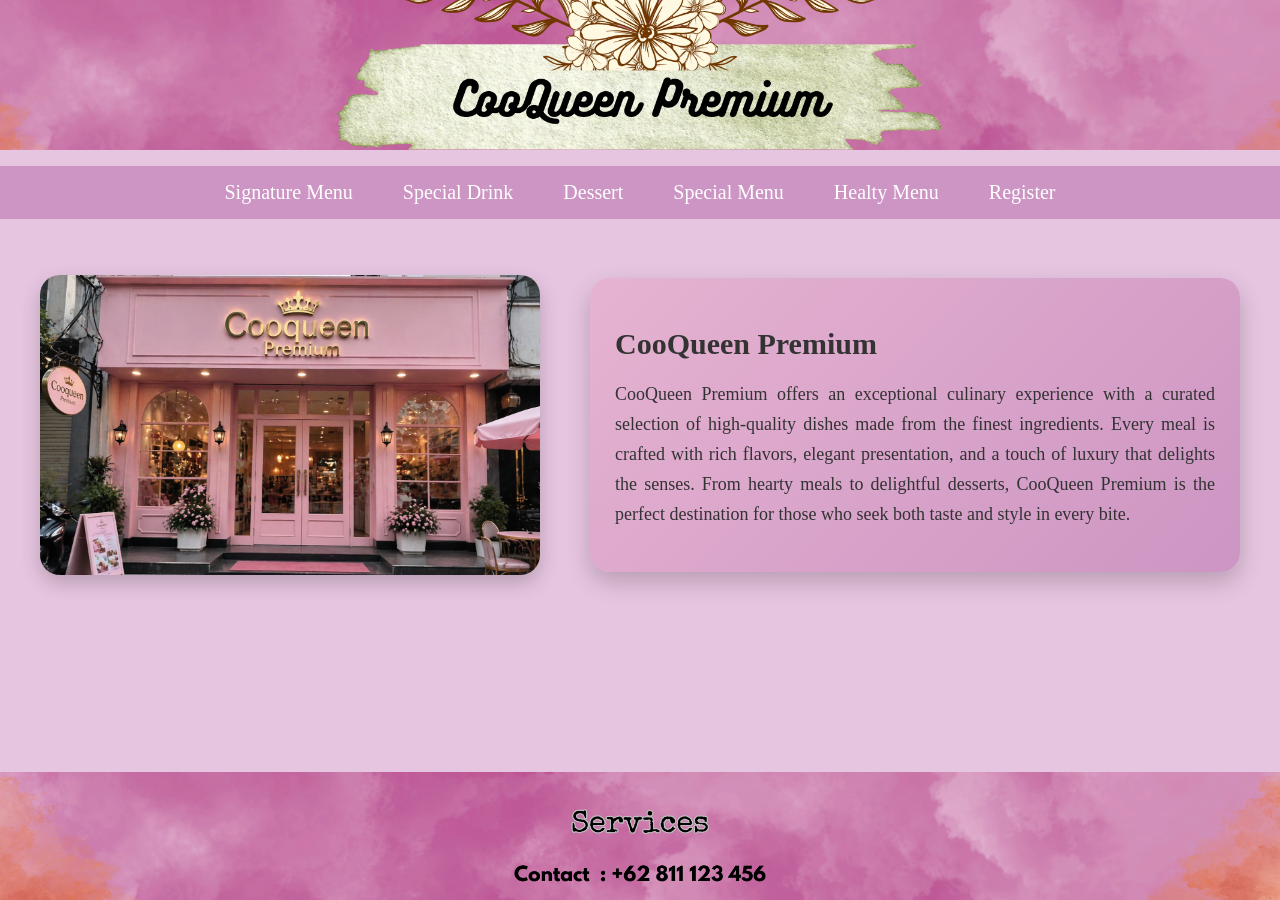
<file: index.html>
<html>
<head>
    <title>CooQueen </title>
    <link rel="stylesheet" href="sumatif.css">
</head>
<body>
	<header>
		<img src="header.jpg" alt="header" class="header">
	</header>
	
		<nav>
		<ul class="menu">
        <li>Signature Menu
            <ul class="submenu">
                <li><a href="heavy food.html">Heavy Food<a></li>
                <li><a href="snack.html">Snack</a></li>
            </ul>
        </li>

        <li>Special Drink
            <ul class="submenu">
                <li><a href="non-coffee.html">Non-Coffee</a></li>
                <li><a href="coffee.html">Coffee</a></li>
            </ul>
        </li>

        <li>Dessert
            <ul class="submenu">
                <li><a href="ice cream&puddings .html">Ice Cream & Puddings</a></li>
                <li><a href="fruits.html">Fruits</a></li>
            </ul>
        </li>
		
		<li>Special Menu
            <ul class="submenu">
                <li><a href="comfort food.html">Comfort Food</a></li>
                <li><a href="spicy food.html">Spicy Food</a></li>
            </ul>
        </li>
		
		<li>Healty Menu
            <ul class="submenu">
                <li><a href="breakfast.html">Breakfast</a></li>
                <li><a href="lunch.html">Lunch</a></li>
            </ul>
        </li>

		<li><a href="register.html">Register</a></li>
    </ul>
</nav>
	
<main>
	<div class="about">
    <img src="cooqueen.jpg" alt="CooQueen Premium">

    <div class="text">
        <h2>CooQueen Premium</h2>
        <p>
        CooQueen Premium offers an exceptional culinary experience with a curated selection 
        of high-quality dishes made from the finest ingredients. Every meal is crafted with 
        rich flavors, elegant presentation, and a touch of luxury that delights the senses. 
        From hearty meals to delightful desserts, CooQueen Premium is the perfect destination 
        for those who seek both taste and style in every bite.
        </p>
    </div>
</div>

</main>

	
 
	<footer>
		<img src="footer.jpg" alt="footer" class="footer">
	</footer>

</body>
<script src="projek.js"></script>
</html>
</file>
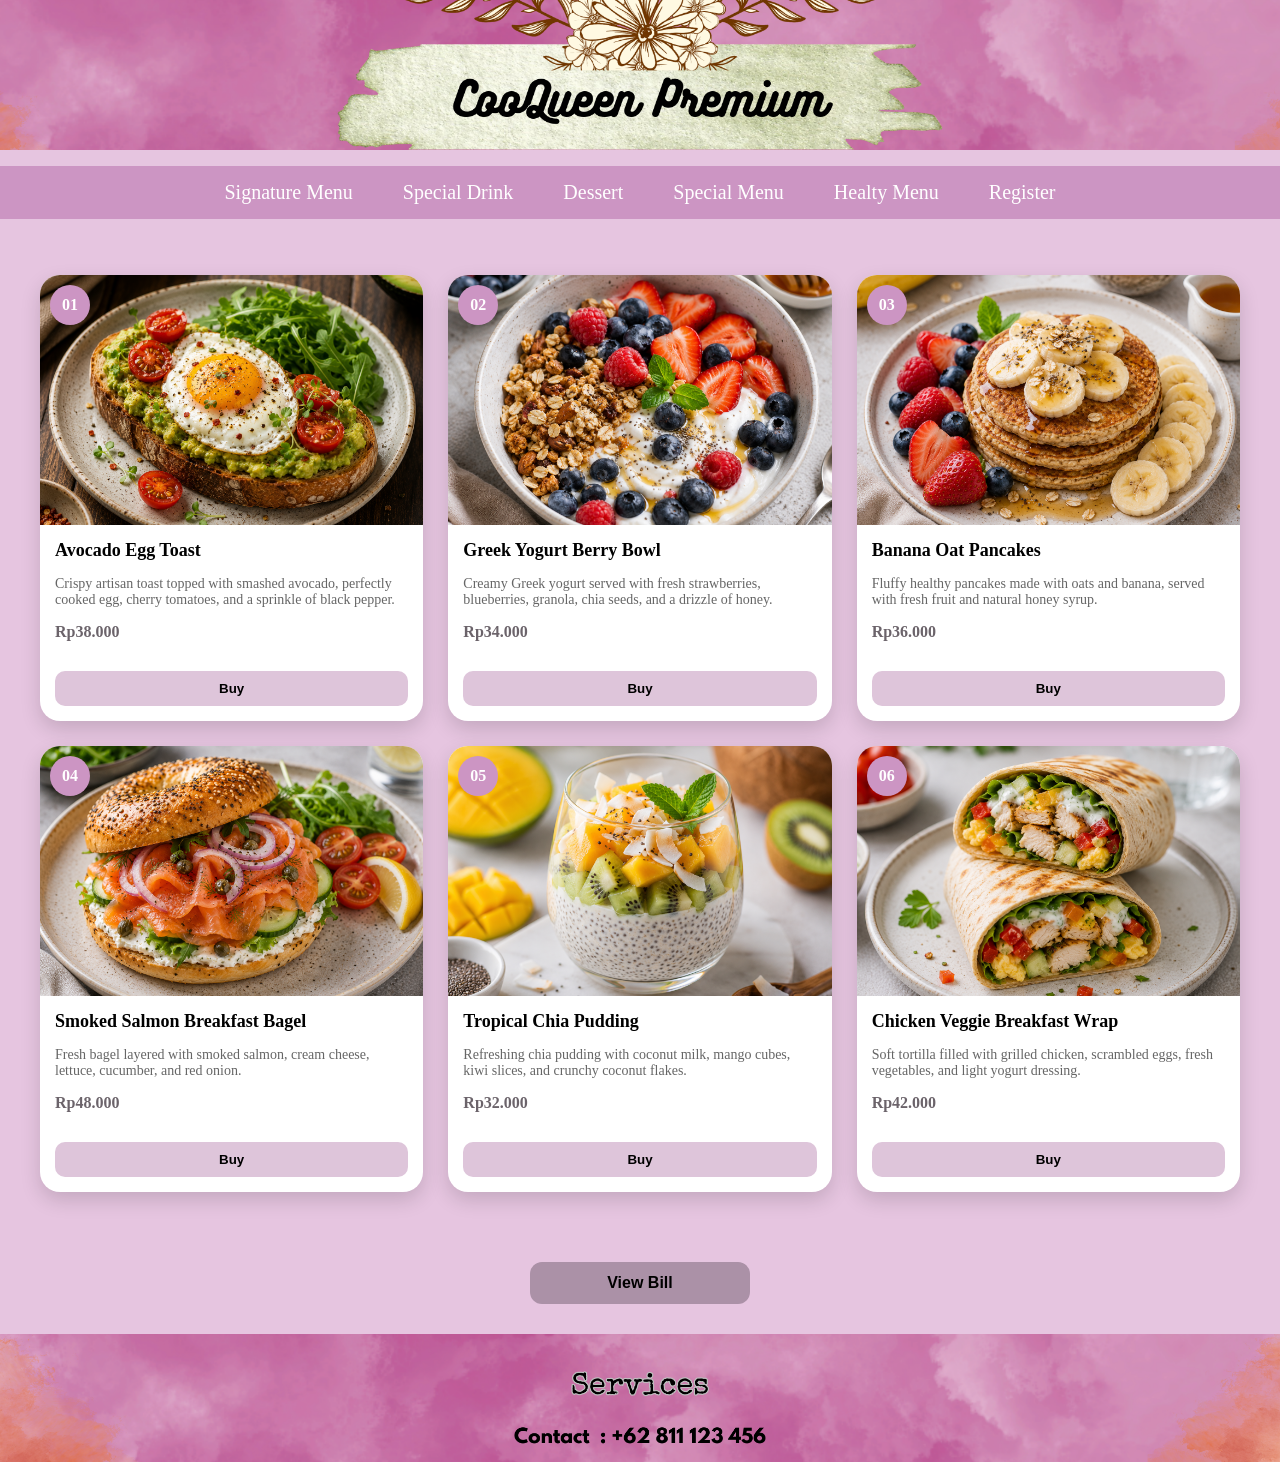
<file: breakfast.html>
<html>
<head>
    <title>CooQueen </title>
    <link rel="stylesheet" href="sumatif.css">
</head>
<body>
	<header>
		<img src="header.jpg" alt="header" class="header">
	</header>
	
		<nav>
		<ul class="menu">
        <li>Signature Menu
            <ul class="submenu">
                <li><a href="heavy food.html">Heavy Food<a></li>
                <li><a href="snack.html">Snack</a></li>
            </ul>
        </li>

        <li>Special Drink
            <ul class="submenu">
                <li><a href="non-coffee.html">Non-Coffee</a></li>
                <li><a href="coffee.html">Coffee</a></li>
            </ul>
        </li>

        <li>Dessert
            <ul class="submenu">
                <li><a href="ice cream & puddings .html">Ice Cream & Puddings</a></li>
                <li><a href="fruits.html">Fruits</a></li>
            </ul>
        </li>
		
		<li>Special Menu
            <ul class="submenu">
                <li><a href="comfort food.html">Comfort Food</a></li>
                <li><a href="spicy food.html">Spicy Food</a></li>
            </ul>
        </li>
		
		<li>Healty Menu
            <ul class="submenu">
                <li><a href="breakfast.html">Breakfast</a></li>
                <li><a href="lunch.html">Lunch</a></li>
            </ul>
        </li>
		
		<li><a href="register.html">Register</a></li>
    </ul>
</nav>
	
<div class="kotak">

    <div class="kotak1">
        <div class="number">01</div>
        <img src="egg.jpg">
        <h3>Avocado Egg Toast</h3>
        <p>Crispy artisan toast topped with smashed avocado, perfectly cooked egg, 
		cherry tomatoes, and a sprinkle of black pepper.</p>
        <span>Rp38.000</span>
		<button class="buy-btn" onclick="buy('Avocado Egg Toast',38000)">
        Buy
    </button>
    </div>

    <div class="kotak1">
        <div class="number">02</div>
        <img src="greek.jpg">
        <h3>Greek Yogurt Berry Bowl</h3>
        <p>Creamy Greek yogurt served with fresh strawberries, blueberries, granola, chia seeds, and a drizzle of honey.</p>
        <span>Rp34.000</span>
		<button class="buy-btn" onclick="buy('Greek Yogurt Berry Bowl',34000)">
        Buy
    </button>
    </div>

    <div class="kotak1">
        <div class="number">03</div>
        <img src="oat.jpg">
        <h3>Banana Oat Pancakes</h3>
        <p>Fluffy healthy pancakes made with oats and banana, served with fresh fruit and natural honey syrup.</p>
        <span>Rp36.000</span>
		<button class="buy-btn" onclick="buy('Banana Oat Pancakes',36000)">
        Buy
    </button>
    </div>

    <div class="kotak1">
        <div class="number">04</div>
        <img src="salmon.jpg">
        <h3>Smoked Salmon Breakfast Bagel</h3>
        <p>Fresh bagel layered with smoked salmon, cream cheese, lettuce, cucumber, and red onion.</p>
        <span>Rp48.000</span>
		<button class="buy-btn" onclick="buy('Smoked Salmon Breakfast Bagel',48000)">
        Buy
    </button>
    </div>

    <div class="kotak1">
        <div class="number">05</div>
        <img src="chia.jpg">
        <h3>Tropical Chia Pudding</h3>
        <p>Refreshing chia pudding with coconut milk, mango cubes, kiwi slices, and crunchy coconut flakes.</p>
        <span>Rp32.000</span>
		<button class="buy-btn" onclick="buy('Tropical Chia Pudding',32000)">
        Buy
    </button>
    </div>

    <div class="kotak1">
        <div class="number">06</div>
        <img src="wrap.jpg">
        <h3>Chicken Veggie Breakfast Wrap</h3>
        <p>Soft tortilla filled with grilled chicken, scrambled eggs, fresh vegetables, and light yogurt dressing.</p>
        <span>Rp42.000</span>
		<button class="buy-btn" onclick="buy('Chicken Veggie Breakfast Wrap',42000)">
        Buy
    </button>
    </div>
</div>

	<button onclick="bill()" class="bill-btn">View Bill</button>
	
<footer>
	<img src="footer.jpg" alt="footer" class="footer">
</footer>

</body>
<script src="projek.js"></script>
</html>
</file>
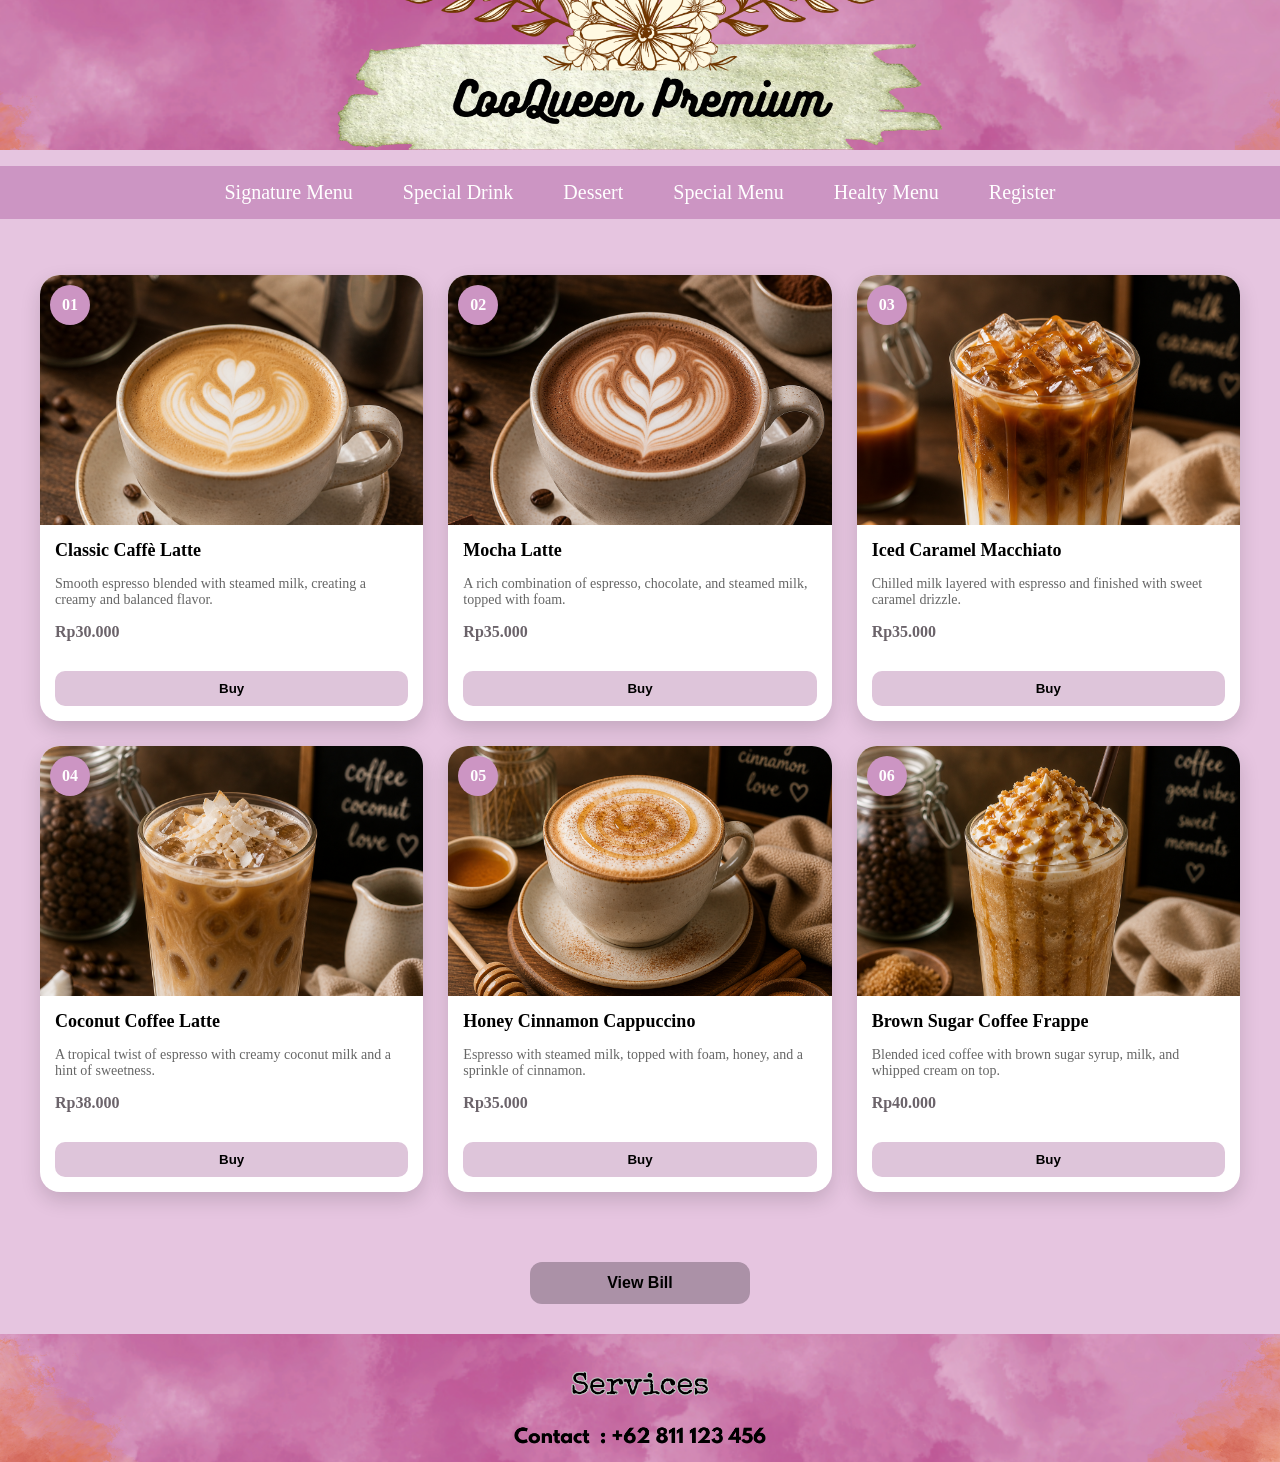
<file: coffee.html>
<html>
<head>
    <title>CooQueen </title>
    <link rel="stylesheet" href="sumatif.css">
</head>
<body>
	<header>
		<img src="header.jpg" alt="header" class="header">
	</header>
	
		<nav>
		<ul class="menu">
        <li>Signature Menu
            <ul class="submenu">
                <li><a href="heavy food.html">Heavy Food<a></li>
                <li><a href="snack.html">Snack</a></li>
            </ul>
        </li>

        <li>Special Drink
            <ul class="submenu">
                <li><a href="non-coffee.html">Non-Coffee</a></li>
                <li><a href="coffee.html">Coffee</a></li>
            </ul>
        </li>

        <li>Dessert
            <ul class="submenu">
                <li><a href="ice cream&puddings.html">Ice Cream & Puddings</a></li>
                <li><a href="fruits.html">Fruits</a></li>
            </ul>
        </li>
		
		<li>Special Menu
            <ul class="submenu">
                <li><a href="comfort food.html">Comfort Food</a></li>
                <li><a href="spicy food.html">Spicy Food</a></li>
            </ul>
        </li>
		
		<li>Healty Menu
            <ul class="submenu">
                <li><a href="breakfast.html">Breakfast</a></li>
                <li><a href="lunch.html">Lunch</a></li>
            </ul>
        </li>
		<li><a href="register.html">Register</a></li>
    </ul>
</nav>
	
<div class="kotak">

    <div class="kotak1">
        <div class="number">01</div>
        <img src="caffe.jpg">
        <h3>Classic Caffè Latte</h3>
        <p>Smooth espresso blended with steamed milk, creating a creamy and balanced flavor.</p>
        <span>Rp30.000</span>
		<button class="buy-btn" onclick="buy('Classic Caffè Latte',30000)">
        Buy
    </button>
    </div>

    <div class="kotak1">
        <div class="number">02</div>
        <img src="mocha.jpg">
        <h3>Mocha Latte</h3>
        <p>A rich combination of espresso, chocolate, and steamed milk, topped with foam.</p>
        <span>Rp35.000</span>
		<button class="buy-btn" onclick="buy('Mocha Latte',35000)">
        Buy
    </button>
    </div>

    <div class="kotak1">
        <div class="number">03</div>
        <img src="caramel.jpg">
        <h3>Iced Caramel Macchiato</h3>
        <p>Chilled milk layered with espresso and finished with sweet caramel drizzle.</p>
        <span>Rp35.000</span>
		<button class="buy-btn" onclick="buy('Iced Caramel Macchiato',35000)">
        Buy
    </button>
    </div>

    <div class="kotak1">
        <div class="number">04</div>
        <img src="coconut.jpg">
        <h3>Coconut Coffee Latte</h3>
        <p>A tropical twist of espresso with creamy coconut milk and a hint of sweetness.</p>
        <span>Rp38.000</span>
		<button class="buy-btn" onclick="buy('Coconut Coffee Latte',38000)">
        Buy
    </button>
    </div>

    <div class="kotak1">
        <div class="number">05</div>
        <img src="honey.jpg">
        <h3>Honey Cinnamon Cappuccino</h3>
        <p>Espresso with steamed milk, topped with foam, honey, and a sprinkle of cinnamon.</p>
        <span>Rp35.000</span>
		<button class="buy-btn" onclick="buy('Honey Cinnamon Cappuccino',35000)">
        Buy
    </button>
    </div>

    <div class="kotak1">
        <div class="number">06</div>
        <img src="sugar.jpg">
        <h3>Brown Sugar Coffee Frappe</h3>
        <p>Blended iced coffee with brown sugar syrup, milk, and whipped cream on top.</p>
        <span>Rp40.000</span>
		<button class="buy-btn" onclick="buy('Brown Sugar Coffee Frappe',40000)">
        Buy
    </button>
    </div>
</div>

	<button onclick="bill()" class="bill-btn">View Bill</button>

<footer>
	<img src="footer.jpg" alt="footer" class="footer">
</footer>

</body>
<script src="projek.js"></script>
</html>
</file>
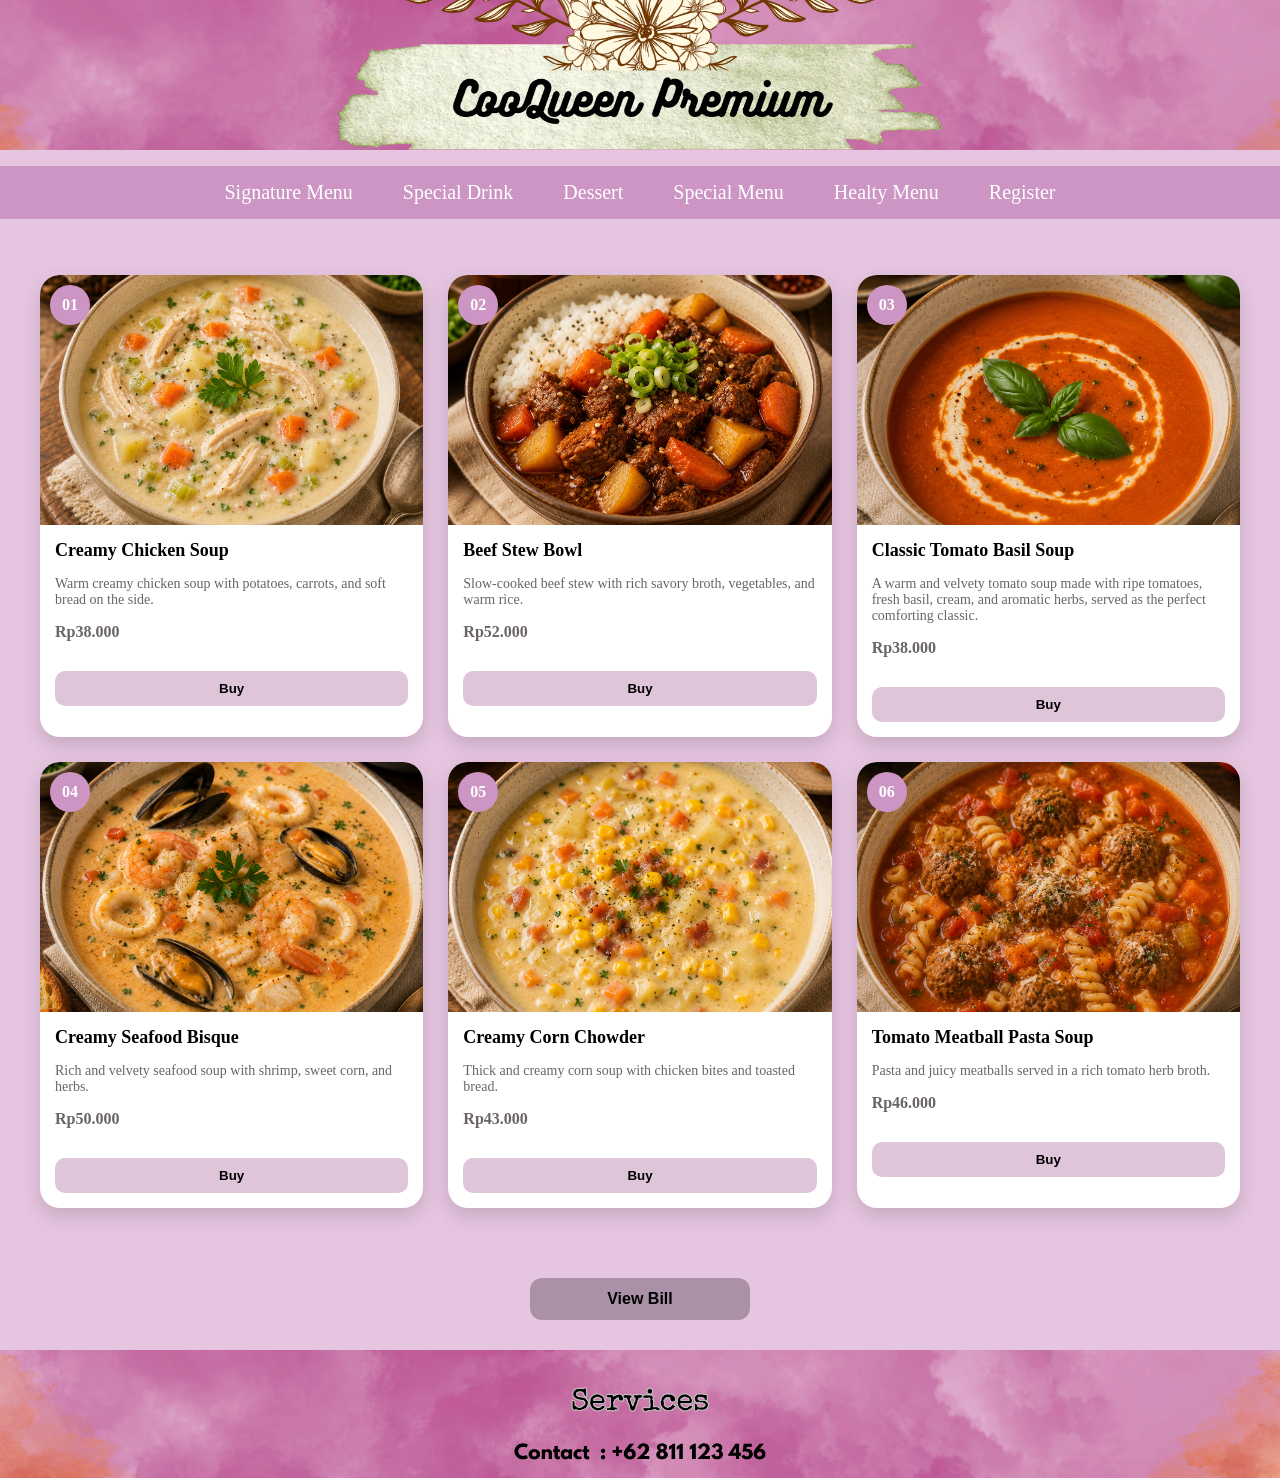
<file: comfort food.html>
<html>
<head>
    <title>CooQueen </title>
    <link rel="stylesheet" href="sumatif.css">
</head>
<body>
	<header>
		<img src="header.jpg" alt="header" class="header">
	</header>
	
		<nav>
		<ul class="menu">
        <li>Signature Menu
            <ul class="submenu">
                <li><a href="heavy food.html">Heavy Food<a></li>
                <li><a href="snack.html">Snack</a></li>
            </ul>
        </li>

        <li>Special Drink
            <ul class="submenu">
                <li><a href="non-coffee.html">Non-Coffee</a></li>
                <li><a href="coffee.html">Coffee</a></li>
            </ul>
        </li>

        <li>Dessert
            <ul class="submenu">
                <li><a href="ice cream & puddings .html">Ice Cream & Puddings</a></li>
                <li><a href="fruits.html">Fruits</a></li>
            </ul>
        </li>
		
		<li>Special Menu
            <ul class="submenu">
                <li><a href="comfort food.html">Comfort Food</a></li>
                <li><a href="spicy food.html">Spicy Food</a></li>
            </ul>
        </li>
		
		<li>Healty Menu
            <ul class="submenu">
                <li><a href="breakfast.html">Breakfast</a></li>
                <li><a href="lunch.html">Lunch</a></li>
            </ul>
        </li>
		<li><a href="register.html">Register</a></li>
    </ul>
</nav>
	
<div class="kotak">

    <div class="kotak1">
        <div class="number">01</div>
        <img src="creamy.jpg">
        <h3>Creamy Chicken Soup</h3>
        <p>Warm creamy chicken soup with potatoes, carrots, and soft bread on the side.</p>
        <span>Rp38.000</span>
		<button class="buy-btn" onclick="buy('Creamy Chicken Soup',38000)">
        Buy
    </button>
    </div>

    <div class="kotak1">
        <div class="number">02</div>
        <img src="stew.jpg">
        <h3>Beef Stew Bowl</h3>
        <p>Slow-cooked beef stew with rich savory broth, vegetables, and warm rice.</p>
        <span>Rp52.000</span>
		<button class="buy-btn" onclick="buy('Beef Stew Bowl',52000)">
        Buy
    </button>
    </div>

    <div class="kotak1">
        <div class="number">03</div>
        <img src="basil.jpg">
        <h3>Classic Tomato Basil Soup</h3>
        <p>A warm and velvety tomato soup made with ripe tomatoes, fresh basil, cream,
		and aromatic herbs, served as the perfect comforting classic.</p>
        <span>Rp38.000</span>
		<button class="buy-btn" onclick="buy('Classic Tomato Basil Soup',38000)">
        Buy
    </button>
    </div>

    <div class="kotak1">
        <div class="number">04</div>
        <img src="bisque.jpg">
        <h3>Creamy Seafood Bisque</h3>
        <p>Rich and velvety seafood soup with shrimp, sweet corn, and herbs.</p>
        <span>Rp50.000</span>
		<button class="buy-btn" onclick="buy('Creamy Seafood Bisque',50000)">
        Buy
    </button>
    </div>

    <div class="kotak1">
        <div class="number">05</div>
        <img src="chowder.jpg">
        <h3>Creamy Corn Chowder</h3>
        <p>Thick and creamy corn soup with chicken bites and toasted bread.</p>
        <span>Rp43.000</span>
		<button class="buy-btn" onclick="buy('Creamy Corn Chowder',43000)">
        Buy
    </button>
    </div>

    <div class="kotak1">
        <div class="number">06</div>
        <img src="pasta.jpg">
        <h3>Tomato Meatball Pasta Soup</h3>
        <p>Pasta and juicy meatballs served in a rich tomato herb broth.</p>
        <span>Rp46.000</span>
		<button class="buy-btn" onclick="buy('Tomato Meatball Pasta Soup',46000)">
        Buy
    </button>
    </div>
</div>

	<button onclick="bill()" class="bill-btn">View Bill</button>
	
<footer>
	<img src="footer.jpg" alt="footer" class="footer">
</footer>

</body>
<script src="projek.js"></script>
</html>
</file>
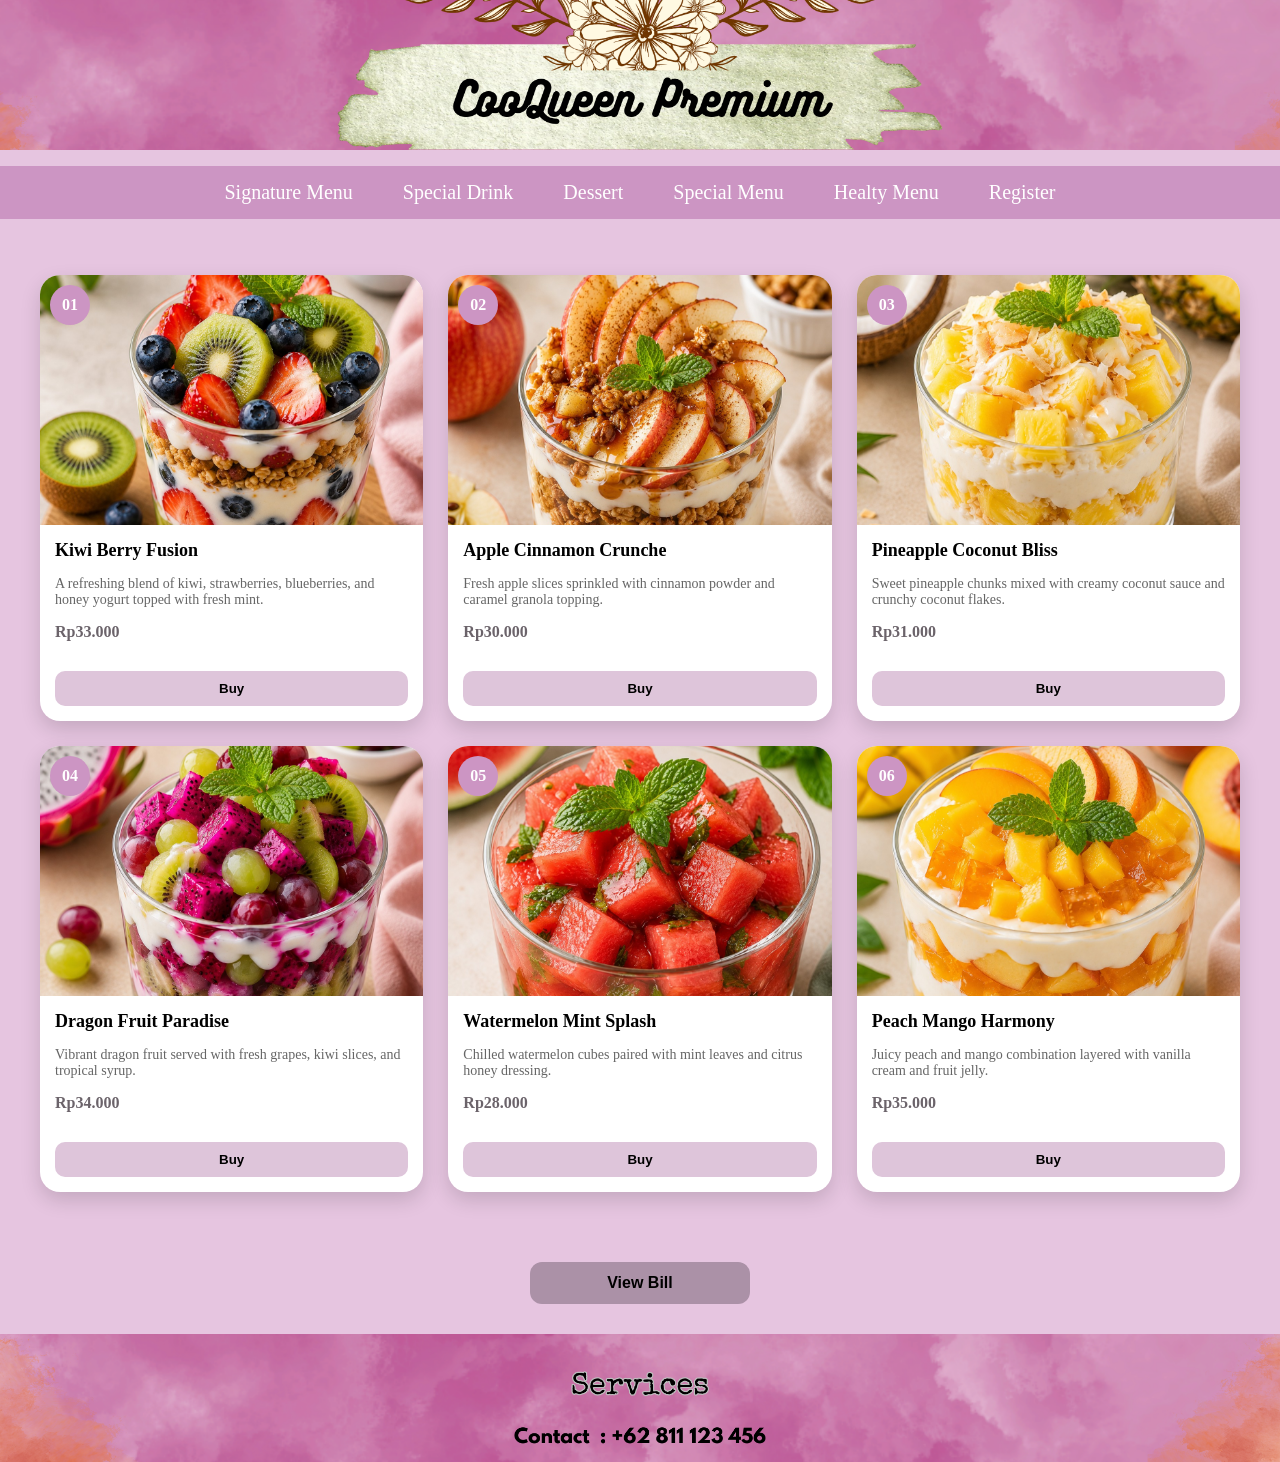
<file: fruits.html>
<html>
<head>
    <title>CooQueen </title>
    <link rel="stylesheet" href="sumatif.css">
</head>
<body>
	<header>
		<img src="header.jpg" alt="header" class="header">
	</header>
	
		<nav>
		<ul class="menu">
        <li>Signature Menu
            <ul class="submenu">
                <li><a href="heavy food.html">Heavy Food<a></li>
                <li><a href="snack.html">Snack</a></li>
            </ul>
        </li>

        <li>Special Drink
            <ul class="submenu">
                <li><a href="non-coffee.html">Non-Coffee</a></li>
                <li><a href="coffee.html">Coffee</a></li>
            </ul>
        </li>

        <li>Dessert
            <ul class="submenu">
                <li><a href="ice cream&puddings.html">Ice Cream & Puddings</a></li>
                <li><a href="fruits.html">Fruits</a></li>
            </ul>
        </li>
		
		<li>Special Menu
            <ul class="submenu">
                <li><a href="comfort food.html">Comfort Food</a></li>
                <li><a href="spicy food.html">Spicy Food</a></li>
            </ul>
        </li>
		
		<li>Healty Menu
            <ul class="submenu">
                <li><a href="breakfast.html">Breakfast</a></li>
                <li><a href="lunch.html">Lunch</a></li>
            </ul>
        </li>
		<li><a href="register.html">Register</a></li>
    </ul>
</nav>
	
<div class="kotak">

    <div class="kotak1">
        <div class="number">01</div>
        <img src="kiwi.jpg">
        <h3>Kiwi Berry Fusion</h3>
        <p>A refreshing blend of kiwi, strawberries, blueberries, and honey yogurt topped with fresh mint.</p>
        <span>Rp33.000</span>
		<button class="buy-btn" onclick="buy('Creamy Carbonara Pasta', 45000)">
        Buy
    </button>
    </div>

    <div class="kotak1">
        <div class="number">02</div>
        <img src="crunche.jpg">
        <h3>Apple Cinnamon Crunche</h3>
        <p>Fresh apple slices sprinkled with cinnamon powder and caramel granola topping.</p>
        <span>Rp30.000</span>
		<button class="buy-btn" onclick="buy('Apple Cinnamon Crunche', 30000)">
        Buy
    </button>
    </div>

    <div class="kotak1">
        <div class="number">03</div>
        <img src="bliss.jpg">
        <h3>Pineapple Coconut Bliss</h3>
        <p>Sweet pineapple chunks mixed with creamy coconut sauce and crunchy coconut flakes.</p>
        <span>Rp31.000</span>
		<button class="buy-btn" onclick="buy('Pineapple Coconut Bliss', 31000)">
        Buy
    </button>
    </div>

    <div class="kotak1">
        <div class="number">04</div>
        <img src="paradise.jpg">
        <h3>Dragon Fruit Paradise</h3>
        <p>Vibrant dragon fruit served with fresh grapes, kiwi slices, and tropical syrup.</p>
        <span>Rp34.000</span>
		<button class="buy-btn" onclick="buy('Dragon Fruit Paradise', 34000)">
        Buy
    </button>
    </div>

    <div class="kotak1">
        <div class="number">05</div>
        <img src="mint.jpg">
        <h3>Watermelon Mint Splash</h3>
        <p>Chilled watermelon cubes paired with mint leaves and citrus honey dressing.</p>
        <span>Rp28.000</span>
		<button class="buy-btn" onclick="buy('Watermelon Mint Splash', 28000)">
        Buy
    </button>
    </div>

    <div class="kotak1">
        <div class="number">06</div>
        <img src="harmony.jpg">
        <h3>Peach Mango Harmony</h3>
        <p>Juicy peach and mango combination layered with vanilla cream and fruit jelly.</p>
        <span>Rp35.000</span>
		<button class="buy-btn" onclick="buy('Peach Mango Harmony', 35000)">
        Buy
    </button>
    </div>
</div>
	
	<button onclick="bill()" class="bill-btn">View Bill</button>

<footer>
	<img src="footer.jpg" alt="footer" class="footer">
</footer>

</body>
<script src="projek.js"></script>
</html>
</file>
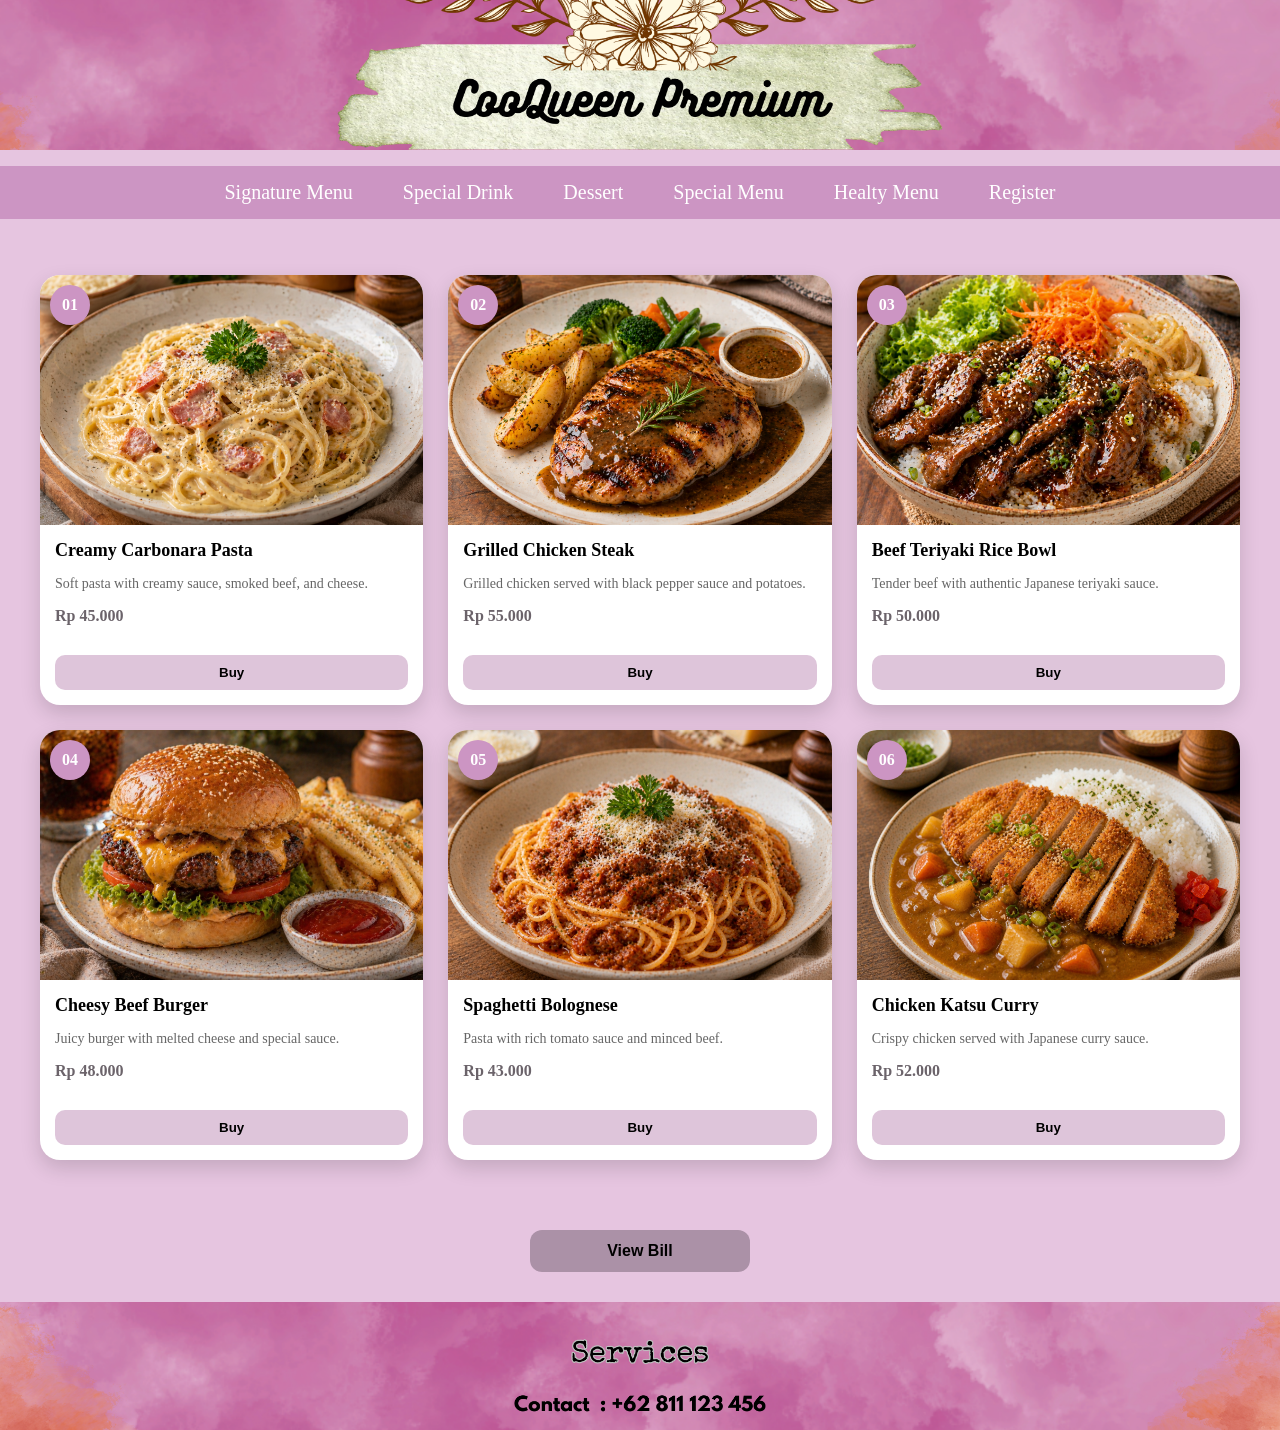
<file: heavy food.html>
<html>
<head>
    <title>CooQueen </title>
    <link rel="stylesheet" href="sumatif.css">
</head>
<body>
	<header>
		<img src="header.jpg" alt="header" class="header">
	</header>
	
		<nav>
		<ul class="menu">
        <li>Signature Menu
            <ul class="submenu">
                <li><a href="heavy food.html">Heavy Food</a></li>
                <li><a href="snack.html">Snack</a></li>
            </ul>
        </li>

        <li>Special Drink
            <ul class="submenu">
                <li><a href="non-Coffee.html">Non-Coffee</a></li>
                <li><a href="coffee.html">Coffee</a></li>
            </ul>
        </li>

        <li>Dessert
            <ul class="submenu">
                <li><a href="ice cream&puddings.html">Ice Cream & Puddings</a></li>
                <li><a href="fruits.html">Fruits</a></li>
            </ul>
        </li>
		
		<li>Special Menu
            <ul class="submenu">
                <li><a href="comfort food.html">Comfort Food</a></li>
                <li><a href="spicy food.html">Spicy Food</a></li>
            </ul>
        </li>
		
		<li>Healty Menu
            <ul class="submenu">
                <li><a href="breakfast.html">Breakfast</a></li>
                <li><a href="lunch.html">Lunch</a></li>
            </ul>
        </li>
		<li><a href="register.html">Register</a></li>
    </ul>
</nav>
	
<div class="kotak">

    <div class="kotak1">
        <div class="number">01</div>
        <img src="carbonara.jpg">
        <h3>Creamy Carbonara Pasta</h3>
        <p>Soft pasta with creamy sauce, smoked beef, and cheese.</p>
        <span>Rp 45.000</span>
		<button class="buy-btn" onclick="buy('Creamy Carbonara Pasta', 45000)">
        Buy
    </button>
    </div>

    <div class="kotak1">
        <div class="number">02</div>
        <img src="steak.jpg">
        <h3>Grilled Chicken Steak</h3>
        <p>Grilled chicken served with black pepper sauce and potatoes.</p>
        <span>Rp 55.000</span>
		<button class="buy-btn" onclick="buy('Grilled Chicken Steak', 55000)">
        Buy
    </button>
    </div>

    <div class="kotak1">
        <div class="number">03</div>
        <img src="teriyaki.jpg">
        <h3>Beef Teriyaki Rice Bowl</h3>
        <p>Tender beef with authentic Japanese teriyaki sauce.</p>
        <span>Rp 50.000</span>
		<button class="buy-btn" onclick="buy('Beef Teriyaki Rice Bowl', 50000)">
        Buy
    </button>
    </div>

    <div class="kotak1">
        <div class="number">04</div>
        <img src="burger.jpg">
        <h3>Cheesy Beef Burger</h3>
        <p>Juicy burger with melted cheese and special sauce.</p>
        <span>Rp 48.000</span>
		<button class="buy-btn" onclick="buy('Cheesy Beef Burger', 48000)">
        Buy
    </button>
    </div>

    <div class="kotak1">
        <div class="number">05</div>
        <img src="spaghetti.jpg">
        <h3>Spaghetti Bolognese</h3>
        <p>Pasta with rich tomato sauce and minced beef.</p>
        <span>Rp 43.000</span>
		<button class="buy-btn" onclick="buy('Spaghetti Bolognese', 43000)">
        Buy
    </button>
    </div>

    <div class="kotak1">
        <div class="number">06</div>
        <img src="curry.jpg">
        <h3>Chicken Katsu Curry</h3>
        <p>Crispy chicken served with Japanese curry sauce.</p>
        <span>Rp 52.000</span>
		<button class="buy-btn" onclick="buy('Chicken Katsu Curry',52000)">
        Buy
    </button>
    </div>
</div>

	<button onclick="bill()" class="bill-btn">View Bill</button>
	
<footer>
	<img src="footer.jpg" alt="footer" class="footer">
</footer>

</body>
<script src="projek.js"></script>
</html>
</file>
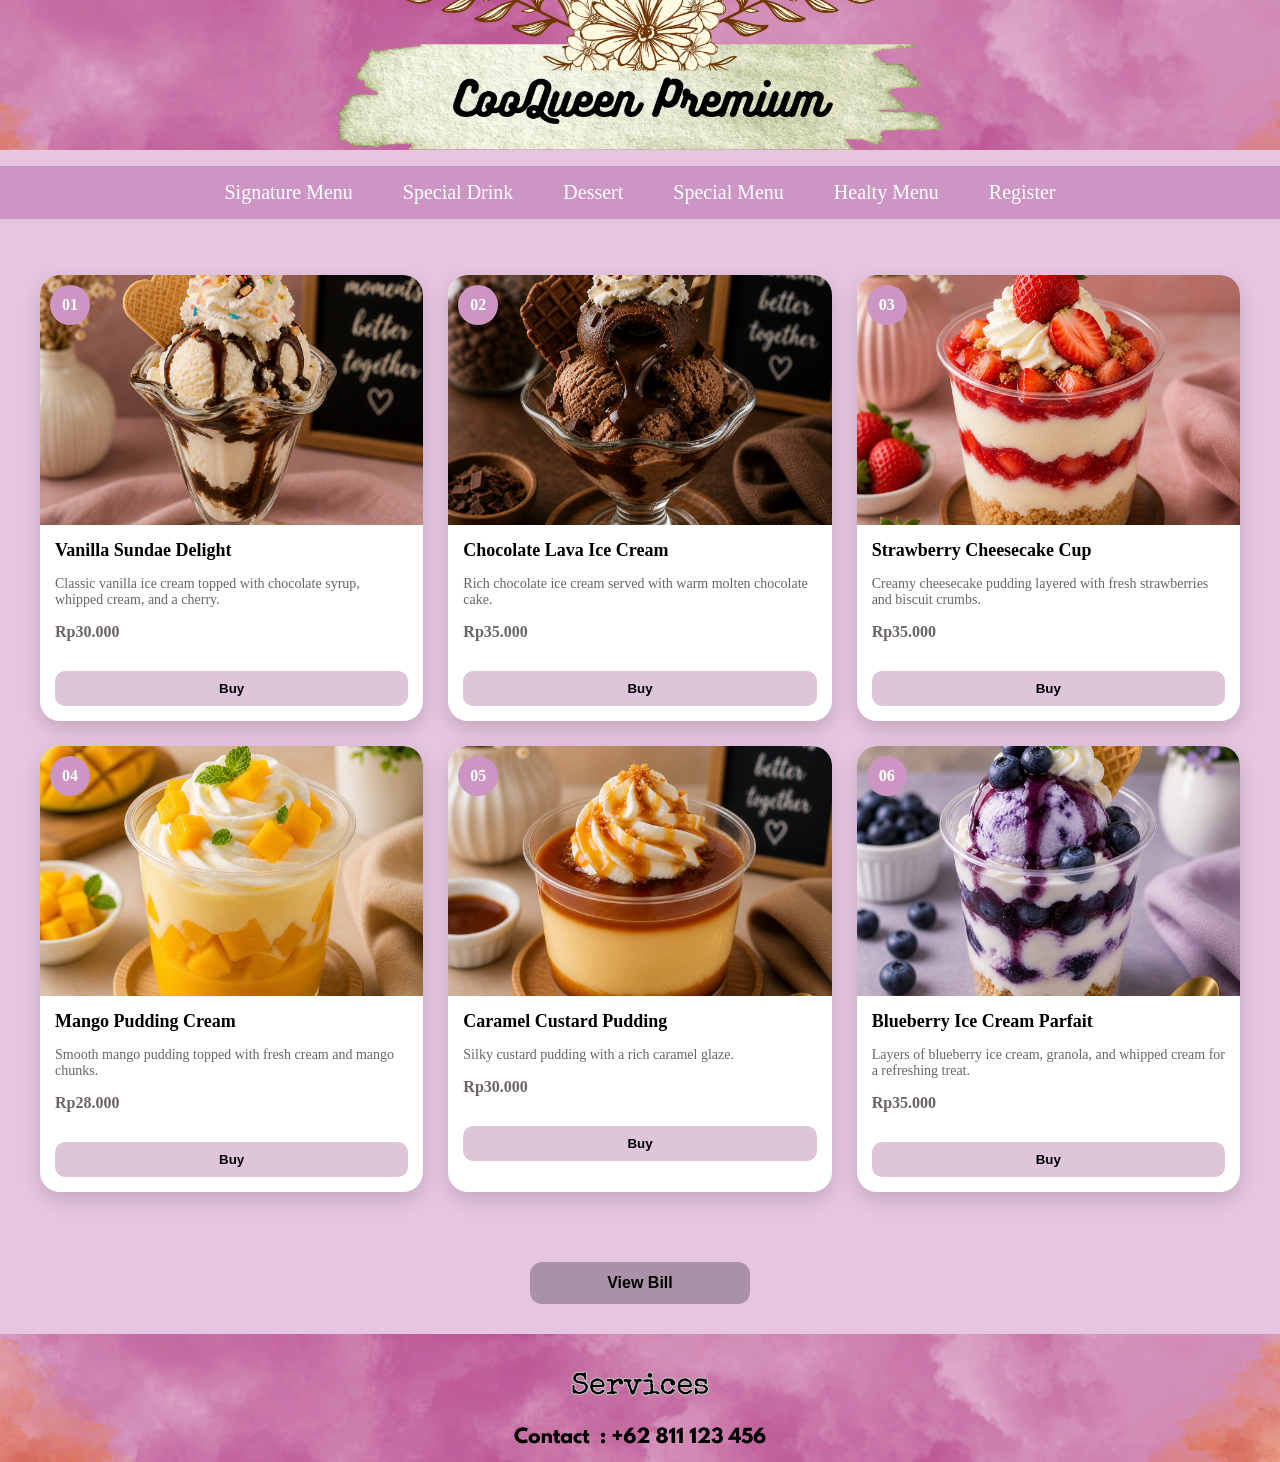
<file: ice cream&puddings.html>
<html>
<head>
    <title>CooQueen </title>
    <link rel="stylesheet" href="sumatif.css">
</head>
<body>
	<header>
		<img src="header.jpg" alt="header" class="header">
	</header>
	
		<nav>
		<ul class="menu">
        <li>Signature Menu
            <ul class="submenu">
                <li><a href="heavy food.html">Heavy Food<a></li>
                <li><a href="snack.html">Snack</a></li>
            </ul>
        </li>

        <li>Special Drink
            <ul class="submenu">
                <li><a href="non-coffee.html">Non-Coffee</a></li>
                <li><a href="coffee.html">Coffee</a></li>
            </ul>
        </li>

        <li>Dessert
            <ul class="submenu">
                <li><a href="ice cream & puddings .html">Ice Cream & Puddings</a></li>
                <li><a href="fruits.html">Fruits</a></li>
            </ul>
        </li>
		
		<li>Special Menu
            <ul class="submenu">
                <li><a href="comfort food.html">Comfort Food</a></li>
                <li><a href="spicy food.html">Spicy Food</a></li>
            </ul>
        </li>
		
		<li>Healty Menu
            <ul class="submenu">
                <li><a href="breakfast.html">Breakfast</a></li>
                <li><a href="lunch.html">Lunch</a></li>
            </ul>
        </li>
		<li><a href="register.html">Register</a></li>
    </ul>
</nav>
	
<div class="kotak">

    <div class="kotak1">
        <div class="number">01</div>
        <img src="vanilla.jpg">
        <h3>Vanilla Sundae Delight</h3>
        <p>Classic vanilla ice cream topped with chocolate syrup, whipped cream, and a cherry.</p>
        <span>Rp30.000</span>
		<button class="buy-btn" onclick="buy('Garlic Butter Shrimp Bites',45000)">
        Buy
    </button>
    </div>

    <div class="kotak1">
        <div class="number">02</div>
        <img src="lava.jpg">
        <h3>Chocolate Lava Ice Cream</h3>
        <p>Rich chocolate ice cream served with warm molten chocolate cake.</p>
        <span>Rp35.000</span>
		<button class="buy-btn" onclick="buy('Chocolate Lava Ice Cream',35000)">
        Buy
    </button>
    </div>

    <div class="kotak1">
        <div class="number">03</div>
        <img src="cheese.jpg">
        <h3>Strawberry Cheesecake Cup</h3>
        <p>Creamy cheesecake pudding layered with fresh strawberries and biscuit crumbs.</p>
        <span>Rp35.000</span>
		<button class="buy-btn" onclick="buy('Strawberry Cheesecake Cup',35000)">
        Buy
    </button>
    </div>

    <div class="kotak1">
        <div class="number">04</div>
        <img src="cream.jpg">
        <h3>Mango Pudding Cream</h3>
        <p>Smooth mango pudding topped with fresh cream and mango chunks.</p>
        <span>Rp28.000</span>
		<button class="buy-btn" onclick="buy('Mango Pudding Cream',28000)">
        Buy
    </button>
    </div>

    <div class="kotak1">
        <div class="number">05</div>
        <img src="custard.jpg">
        <h3>Caramel Custard Pudding</h3>
        <p>Silky custard pudding with a rich caramel glaze.</p>
        <span>Rp30.000</span>
		<button class="buy-btn" onclick="buy('Caramel Custard Pudding',30000)">
        Buy
    </button>
    </div>

    <div class="kotak1">
        <div class="number">06</div>
        <img src="parfait.jpg">
        <h3>Blueberry Ice Cream Parfait</h3>
        <p>Layers of blueberry ice cream, granola, and whipped cream for a refreshing treat.</p>
        <span>Rp35.000</span>
		<button class="buy-btn" onclick="buy('Blueberry Ice Cream Parfait',35000)">
        Buy
    </button>
    </div>
</div>

	<button onclick="bill()" class="bill-btn">View Bill</button>
	
<footer>
	<img src="footer.jpg" alt="footer" class="footer">
</footer>

</body>
<script src="projek.js"></script>
</html>
</file>
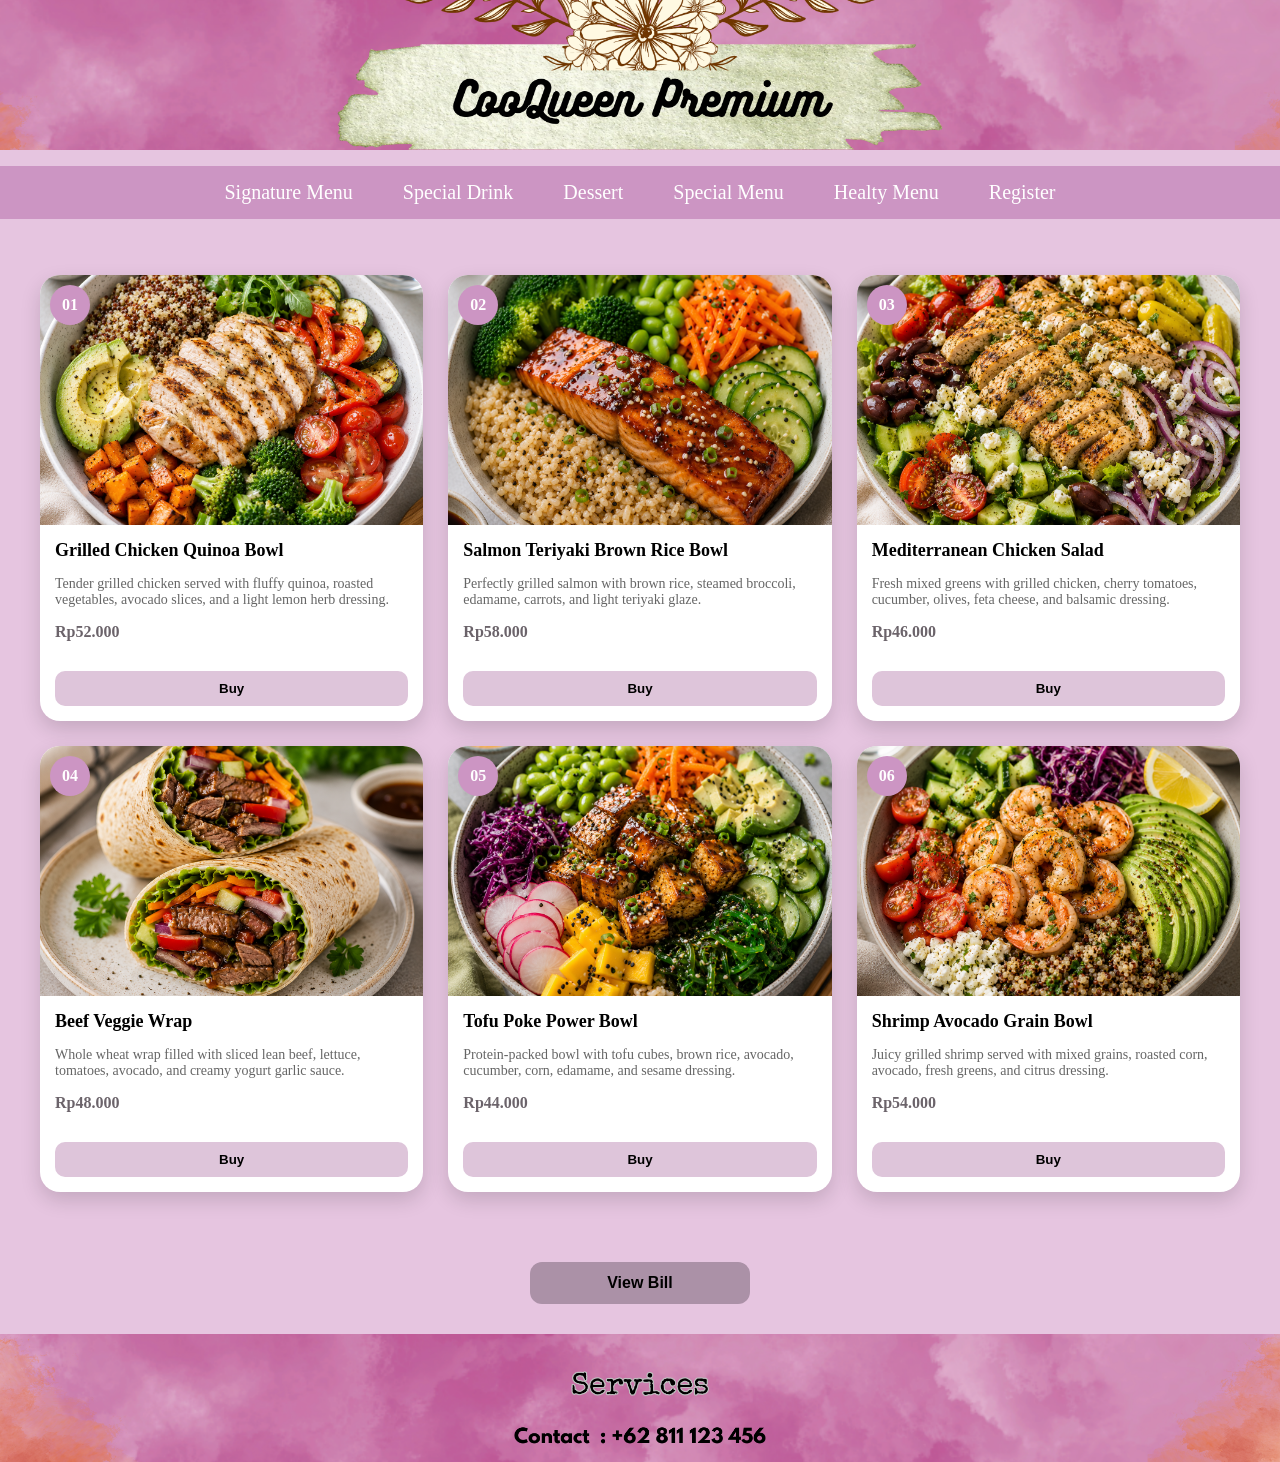
<file: lunch.html>
<html>
<head>
    <title>CooQueen </title>
    <link rel="stylesheet" href="sumatif.css">
</head>
<body>
	<header>
		<img src="header.jpg" alt="header" class="header">
	</header>
	
		<nav>
		<ul class="menu">
        <li>Signature Menu
            <ul class="submenu">
                <li><a href="heavy food.html">Heavy Food<a></li>
                <li><a href="snack.html">Snack</a></li>
            </ul>
        </li>

        <li>Special Drink
            <ul class="submenu">
                <li><a href="non-coffee.html">Non-Coffee</a></li>
                <li><a href="coffee.html">Coffee</a></li>
            </ul>
        </li>

        <li>Dessert
            <ul class="submenu">
                <li><a href="ice cream & puddings .html">Ice Cream & Puddings</a></li>
                <li><a href="fruits.html">Fruits</a></li>
            </ul>
        </li>
		
		<li>Special Menu
            <ul class="submenu">
                <li><a href="comfort food.html">Comfort Food</a></li>
                <li><a href="spicy food.html">Spicy Food</a></li>
            </ul>
        </li>
		
		<li>Healty Menu
            <ul class="submenu">
                <li><a href="breakfast.html">Breakfast</a></li>
                <li><a href="lunch.html">Lunch</a></li>
            </ul>
        </li>
		<li><a href="register.html">Register</a></li>
    </ul>
</nav>
	
<div class="kotak">

    <div class="kotak1">
        <div class="number">01</div>
        <img src="quinoa.jpg">
        <h3>Grilled Chicken Quinoa Bowl</h3>
        <p>Tender grilled chicken served with fluffy quinoa, roasted vegetables,
		avocado slices, and a light lemon herb dressing.</p>
        <span>Rp52.000</span>
		<button class="buy-btn" onclick="buy('Grilled Chicken Quinoa Bowl',52000)">
        Buy
    </button>
    </div>

    <div class="kotak1">
        <div class="number">02</div>
        <img src="rice.jpg">
        <h3>Salmon Teriyaki Brown Rice Bowl</h3>
        <p>Perfectly grilled salmon with brown rice, steamed broccoli, edamame, carrots, and light teriyaki glaze.</p>
        <span>Rp58.000</span>
		<button class="buy-btn" onclick="buy('Salmon Teriyaki Brown Rice Bowl',58000)">
        Buy
    </button>
    </div>

    <div class="kotak1">
        <div class="number">03</div>
        <img src="salad.jpg">
        <h3>Mediterranean Chicken Salad</h3>
        <p>Fresh mixed greens with grilled chicken, cherry tomatoes, cucumber, olives, feta cheese, and balsamic dressing.</p>
        <span>Rp46.000</span>
		<button class="buy-btn" onclick="buy('Mediterranean Chicken Salad',46000)">
        Buy
    </button>
    </div>

    <div class="kotak1">
        <div class="number">04</div>
        <img src="veggie.jpg">
        <h3>Beef Veggie Wrap</h3>
        <p>Whole wheat wrap filled with sliced lean beef, lettuce, tomatoes, avocado, and creamy yogurt garlic sauce.</p>
        <span>Rp48.000</span>
		<button class="buy-btn" onclick="buy('Beef Veggie Wrap',48000)">
        Buy
    </button>
    </div>

    <div class="kotak1">
        <div class="number">05</div>
        <img src="poke.jpg">
        <h3>Tofu Poke Power Bowl</h3>
        <p>Protein-packed bowl with tofu cubes, brown rice, avocado, cucumber, corn, edamame, and sesame dressing.</p>
        <span>Rp44.000</span>
		<button class="buy-btn" onclick="buy('Tofu Poke Power Bowl',44000)">
        Buy
    </button>
    </div>

    <div class="kotak1">
        <div class="number">06</div>
        <img src="grain.jpg">
        <h3>Shrimp Avocado Grain Bowl</h3>
        <p>Juicy grilled shrimp served with mixed grains, roasted corn, avocado, fresh greens, and citrus dressing.</p>
        <span>Rp54.000</span>
		<button class="buy-btn" onclick="buy('Shrimp Avocado Grain Bowl',54000)">
        Buy
    </button>
    </div>
</div>

	<button onclick="bill()" class="bill-btn">View Bill</button>
	
<footer>
	<img src="footer.jpg" alt="footer" class="footer">
</footer>

</body>
<script src="projek.js"></script>
</html>
</file>
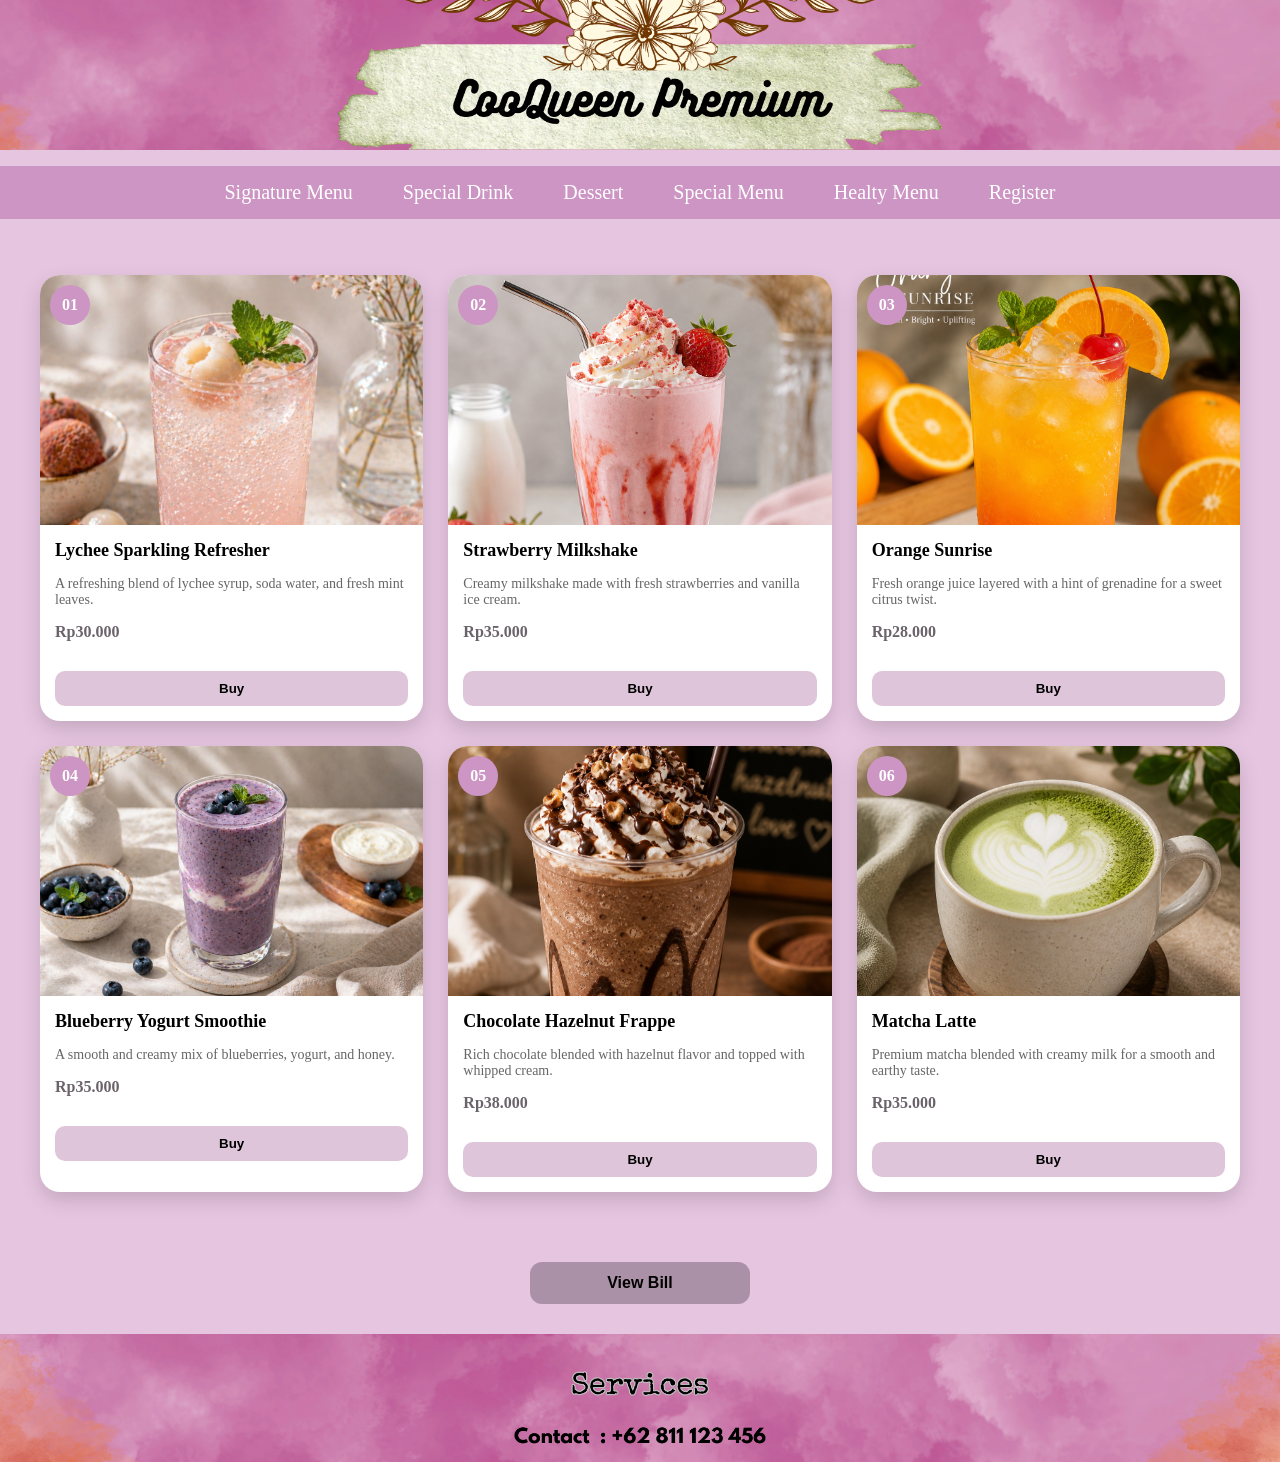
<file: non-coffee.html>
<html>
<head>
    <title>CooQueen </title>
    <link rel="stylesheet" href="sumatif.css">
</head>
<body>
	<header>
		<img src="header.jpg" alt="header" class="header">
	</header>
	
		<nav>
		<ul class="menu">
        <li>Signature Menu
            <ul class="submenu">
                <li><a href="heavy food.html">Heavy Food<a></li>
                <li><a href="snack.html">Snack</a></li>
            </ul>
        </li>

        <li>Special Drink
            <ul class="submenu">
                <li><a href="non-coffee.html">Non-Coffee</a></li>
                <li><a href="coffee.html">Coffee</a></li>
            </ul>
        </li>

        <li>Dessert
            <ul class="submenu">
                <li><a href="ice cream&puddings.html">Ice Cream & Puddings</a></li>
                <li><a href="fruits.html">Fruits</a></li>
            </ul>
        </li>
		
		<li>Special Menu
            <ul class="submenu">
                <li><a href="comfort food.html">Comfort Food</a></li>
                <li><a href="spicy food.html">Spicy Food</a></li>
            </ul>
        </li>
		
		<li>Healty Menu
            <ul class="submenu">
                <li><a href="breakfast.html">Breakfast</a></li>
                <li><a href="lunch.html">Lunch</a></li>
            </ul>
        </li>
		<li><a href="register.html">Register</a></li>
    </ul>
</nav>
	
<div class="kotak">

    <div class="kotak1">
        <div class="number">01</div>
        <img src="lychee.jpg">
        <h3>Lychee Sparkling Refresher</h3>
        <p>A refreshing blend of lychee syrup, soda water, and fresh mint leaves.</p>
        <span>Rp30.000</span>
		<button class="buy-btn" onclick="buy('Lychee Sparkling Refresher', 30000)">
        Buy
    </button>
    </div>

    <div class="kotak1">
        <div class="number">02</div>
        <img src="milkshake.jpg">
        <h3>Strawberry Milkshake</h3>
        <p>Creamy milkshake made with fresh strawberries and vanilla ice cream.</p>
        <span>Rp35.000</span>
		<button class="buy-btn" onclick="buy('Strawberry Milkshake', 35000)">
        Buy
    </button>
    </div>

    <div class="kotak1">
        <div class="number">03</div>
        <img src="sunrise.jpg">
        <h3>Orange Sunrise</h3>
        <p>Fresh orange juice layered with a hint of grenadine for a sweet citrus twist.</p>
        <span>Rp28.000</span>
		<button class="buy-btn" onclick="buy('Orange Sunrise', 28000)">
        Buy
    </button>
    </div>

    <div class="kotak1">
        <div class="number">04</div>
        <img src="blueberry smooth.jpg">
        <h3>Blueberry Yogurt Smoothie</h3>
        <p>A smooth and creamy mix of blueberries, yogurt, and honey.</p>
        <span>Rp35.000</span>
		<button class="buy-btn" onclick="buy('Blueberry Yogurt Smoothie', 35000)">
        Buy
    </button>
    </div>

    <div class="kotak1">
        <div class="number">05</div>
        <img src="frappe.jpg">
        <h3>Chocolate Hazelnut Frappe</h3>
        <p>Rich chocolate blended with hazelnut flavor and topped with whipped cream.</p>
        <span>Rp38.000</span>
		<button class="buy-btn" onclick="buy('Chocolate Hazelnut Frappe', 38000)">
        Buy
    </button>
    </div>

    <div class="kotak1">
        <div class="number">06</div>
        <img src="matcha.jpg">
        <h3>Matcha Latte</h3>
        <p>Premium matcha blended with creamy milk for a smooth and earthy taste.</p>
        <span>Rp35.000</span>
		<button class="buy-btn" onclick="buy('Matcha Latte', 35000)">
        Buy
    </button>
    </div>
</div>

	<button onclick="bill()" class="bill-btn">View Bill</button>

<footer>
	<img src="footer.jpg" alt="footer" class="footer">
</footer>

</body>
<script src="projek.js"></script>
</html>
</file>
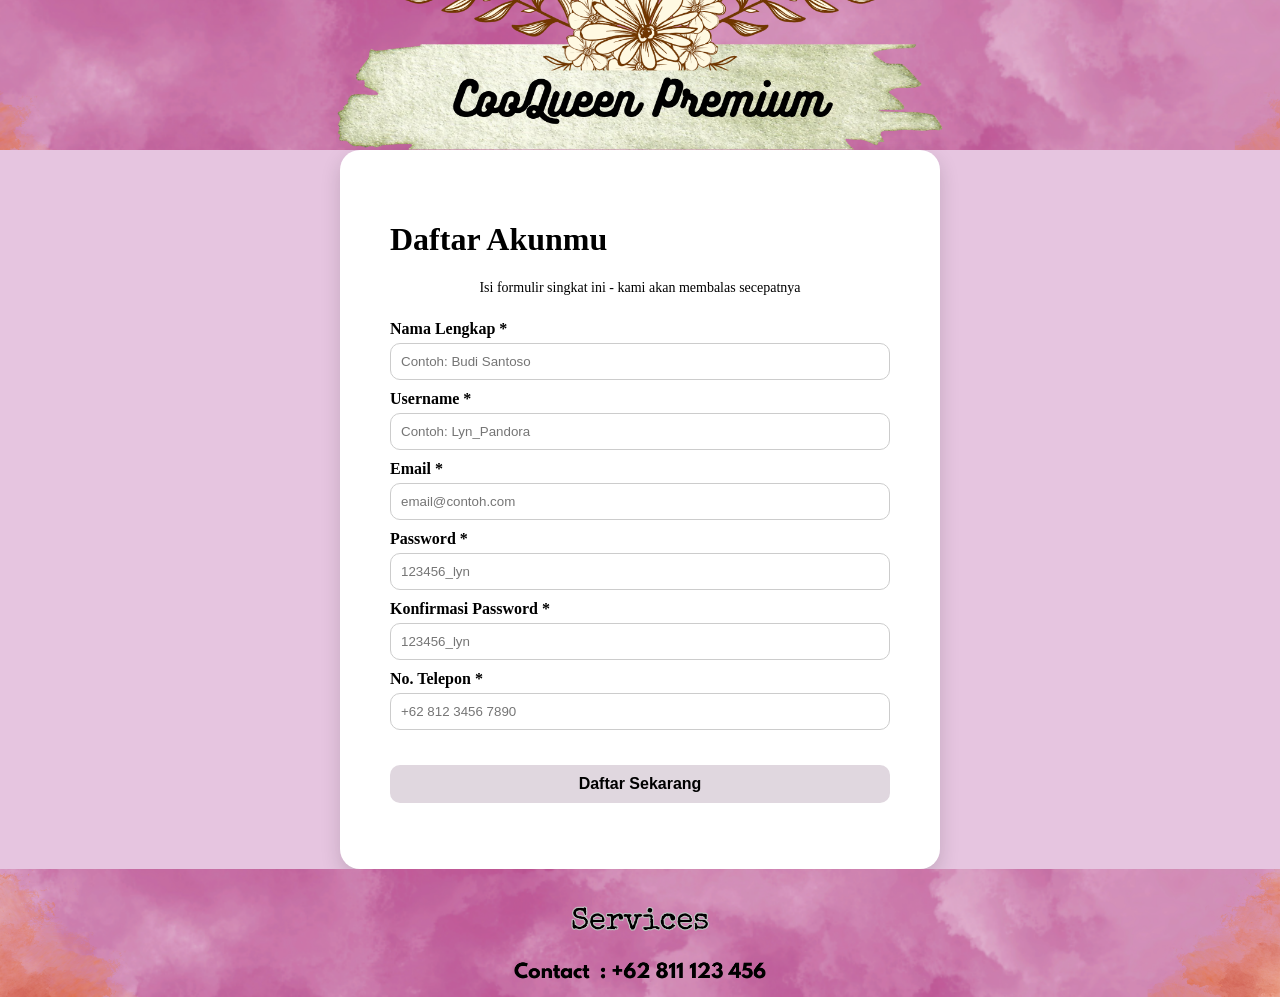
<file: register.html>
<html>
<head>
    <title>CooQueen </title>
    <link rel="stylesheet" href="sumatif.css">
</head>
<body>
	<header>
		<img src="header.jpg" alt="header" class="header">
	</header>
	
<main class="card">
    <h1 id="title">Daftar Akunmu</h1>
    <p class="lead">Isi formulir singkat ini - kami akan membalas secepatnya</p>

    <form id="daftar">

      <div class="row">
        <label>Nama Lengkap *</label>
        <input type="text" id="name" placeholder="Contoh: Budi Santoso" required>

        <label>Username *</label>
        <input type="text"id="user" placeholder="Contoh: Lyn_Pandora" required>

        <label>Email *</label>
        <input type="email" placeholder="email@contoh.com" required>

        <label>Password *</label>
        <input type="password" id="pass" placeholder="123456_lyn" required>
      
        <label>Konfirmasi Password *</label>
        <input type="password" id="confirm" placeholder="123456_lyn" required>
      
        <label>No. Telepon *</label>
        <input type="tel" placeholder="+62 812 3456 7890" required>
      </div>
	  <button type="submit">Daftar Sekarang</button>
    </form>

  </main>
  
  <footer>
		<img src="footer.jpg" alt="footer" class="footer">
	</footer>

<script src="projek.js"></script>

</body>
</file>
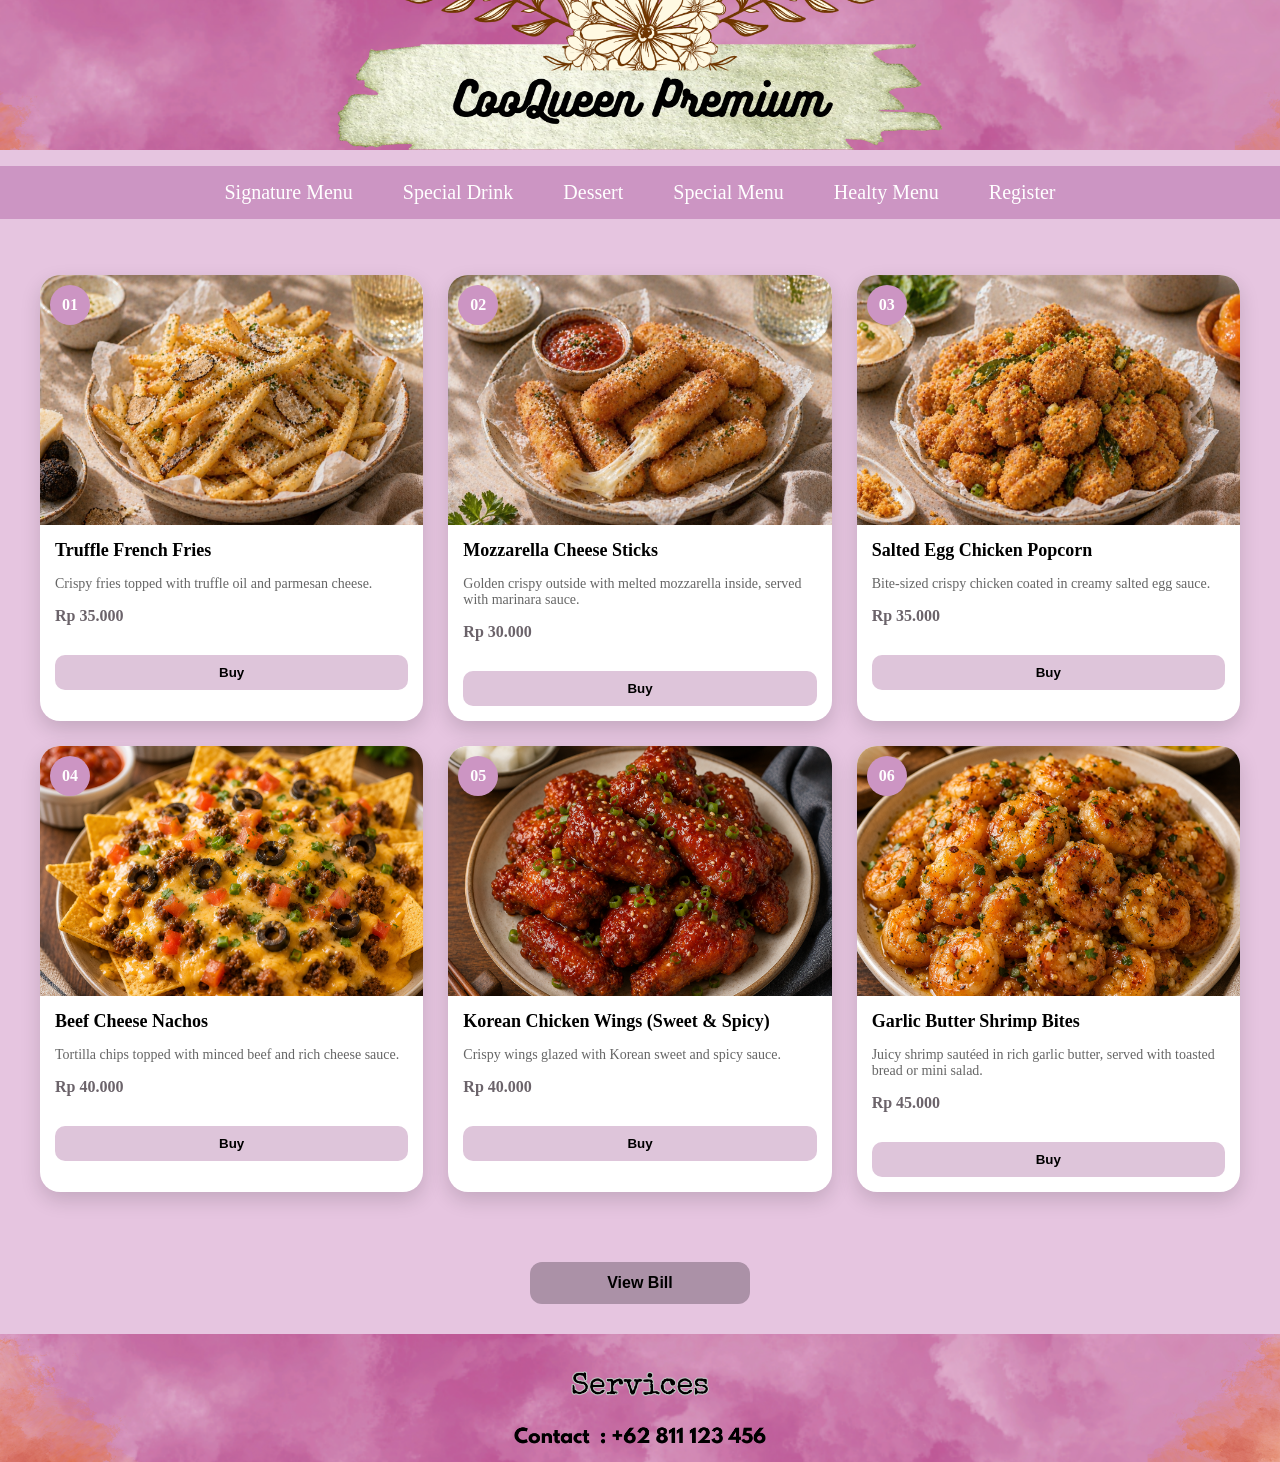
<file: snack.html>
<html>
<head>
    <title>CooQueen </title>
    <link rel="stylesheet" href="sumatif.css">
</head>
<body>
	<header>
		<img src="header.jpg" alt="header" class="header">
	</header>
	
		<nav>
		<ul class="menu">
        <li>Signature Menu
            <ul class="submenu">
                <li><a href="heavy food.html">Heavy Food<a></li>
                <li><a href="snack.html">Snack</a></li>
            </ul>
        </li>

        <li>Special Drink
            <ul class="submenu">
                <li><a href="non-coffee.html">Non-Coffee</a></li>
                <li><a href="coffee.html">Coffee</a></li>
            </ul>
        </li>

        <li>Dessert
            <ul class="submenu">
                <li><a href="ice cream&puddings.html">Ice Cream & Puddings</a></li>
                <li><a href="fruits.html">Fruits</a></li>
            </ul>
        </li>
		
		<li>Special Menu
            <ul class="submenu">
                <li><a href="comfort food.html">Comfort Food</a></li>
                <li><a href="spicy food.html">Spicy Food</a></li>
            </ul>
        </li>
		
		<li>Healty Menu
            <ul class="submenu">
                <li><a href="breakfast.html">Breakfast</a></li>
                <li><a href="lunch.html">Lunch</a></li>
            </ul>
        </li>
		<li><a href="register.html">Register</a></li>
    </ul>
</nav>
	
<div class="kotak">

    <div class="kotak1">
        <div class="number">01</div>
        <img src="truffle.jpg">
        <h3>Truffle French Fries</h3>
        <p>Crispy fries topped with truffle oil and parmesan cheese.</p>
        <span>Rp 35.000</span>
		<button class="buy-btn" onclick="buy('Truffle French Fries',35000)">
        Buy
    </button>
    </div>

    <div class="kotak1">
        <div class="number">02</div>
        <img src="mozzarella.jpg">
        <h3>Mozzarella Cheese Sticks</h3>
        <p>Golden crispy outside with melted mozzarella inside, served with marinara sauce.</p>
        <span>Rp 30.000</span>
		<button class="buy-btn" onclick="buy('Mozzarella Cheese Sticks',30000)">
        Buy
    </button>
    </div>

    <div class="kotak1">
        <div class="number">03</div>
        <img src="salted.jpg">
        <h3>Salted Egg Chicken Popcorn</h3>
        <p>Bite-sized crispy chicken coated in creamy salted egg sauce.</p>
        <span>Rp 35.000</span>
		<button class="buy-btn" onclick="buy('Salted Egg Chicken Popcorn',35000)">
        Buy
    </button>
    </div>

    <div class="kotak1">
        <div class="number">04</div>
        <img src="nachos.jpg">
        <h3>Beef Cheese Nachos</h3>
        <p>Tortilla chips topped with minced beef and rich cheese sauce.</p>
        <span>Rp 40.000</span>
		<button class="buy-btn" onclick="buy('Beef Cheese Nachos',40000)">
        Buy
    </button>
    </div>

    <div class="kotak1">
        <div class="number">05</div>
        <img src="wings.jpg">
        <h3>Korean Chicken Wings (Sweet & Spicy)</h3>
        <p>Crispy wings glazed with Korean sweet and spicy sauce.</p>
        <span>Rp 40.000</span>
		<button class="buy-btn" onclick="buy('Korean Chicken Wings (Sweet & Spicy)',40000)">
        Buy
    </button>
    </div>

    <div class="kotak1">
        <div class="number">06</div>
        <img src="shrimp.jpg">
        <h3>Garlic Butter Shrimp Bites</h3>
        <p>Juicy shrimp sautéed in rich garlic butter, served with toasted bread or mini salad.</p>
        <span>Rp 45.000</span>
		<button class="buy-btn" onclick="buy('Garlic Butter Shrimp Bites',45000)">
        Buy
    </button>
    </div>
</div>

	<button onclick="bill()" class="bill-btn">View Bill</button>
	
<footer>
	<img src="footer.jpg" alt="footer" class="footer">
</footer>

</body>
<script src="projek.js"></script>
</html>
</file>
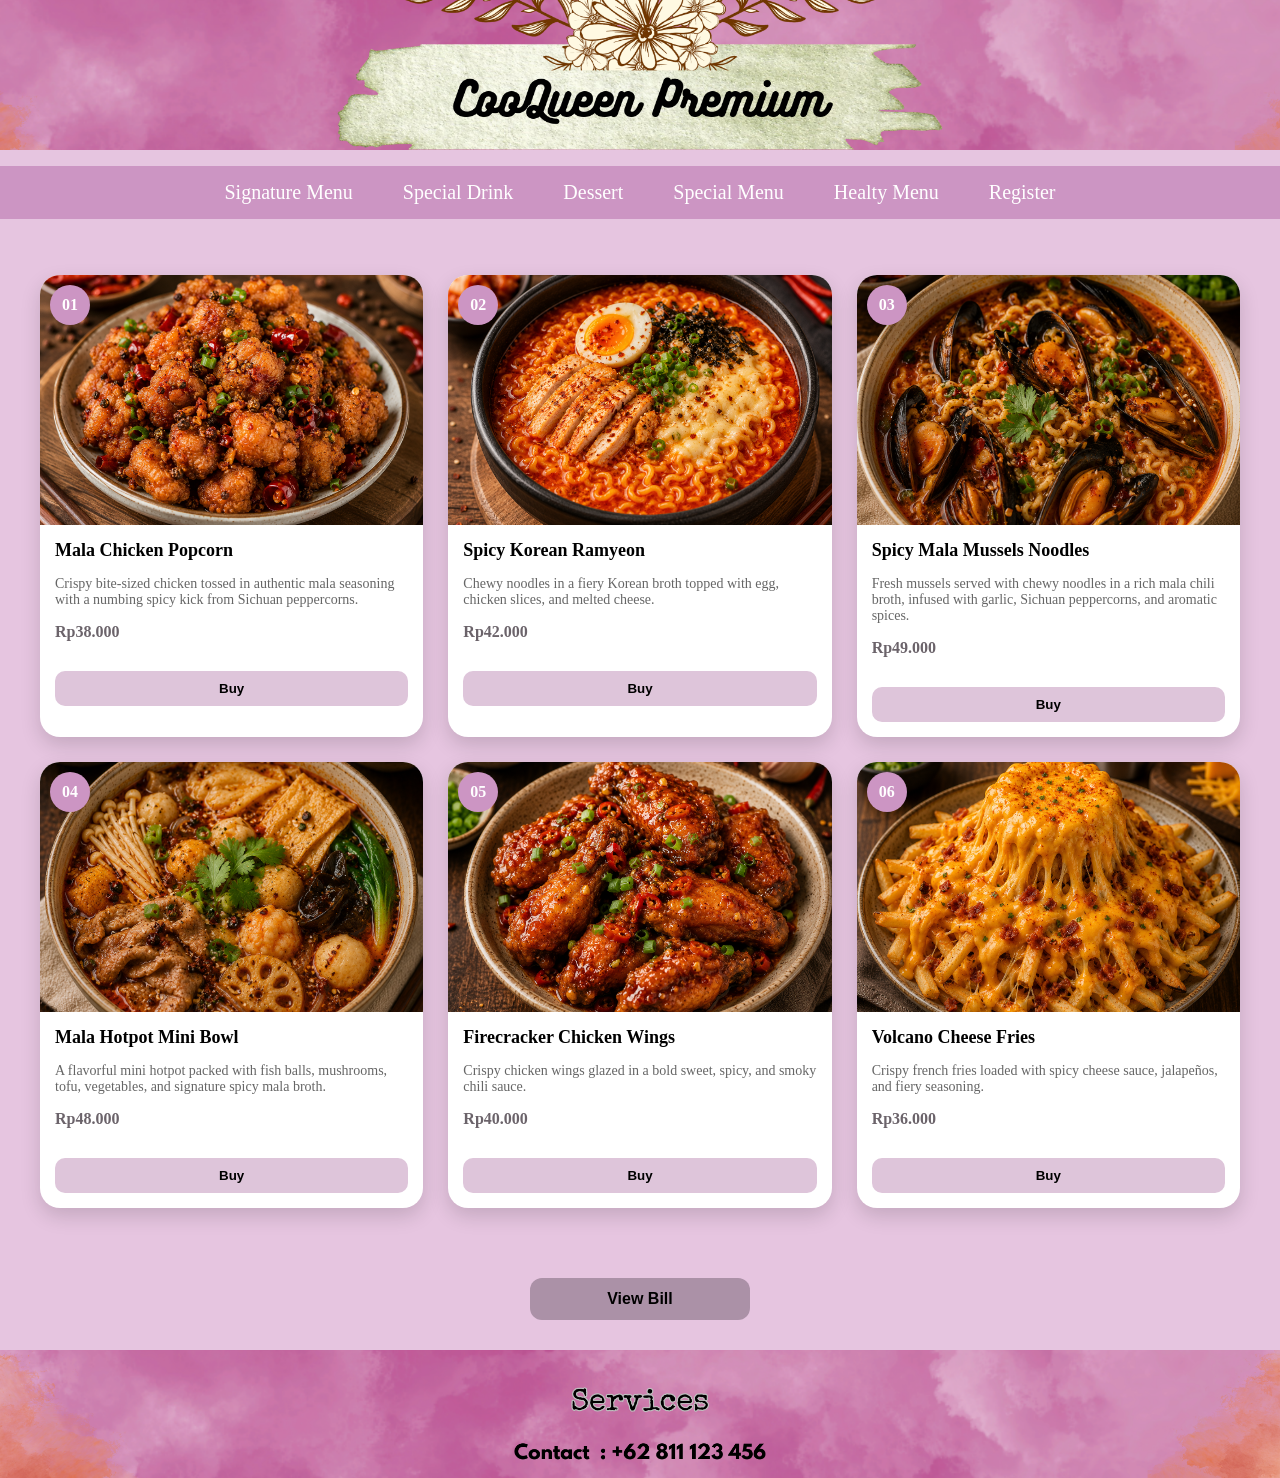
<file: spicy food.html>
<html>
<head>
    <title>CooQueen </title>
    <link rel="stylesheet" href="sumatif.css">
</head>
<body>
	<header>
		<img src="header.jpg" alt="header" class="header">
	</header>
	
		<nav>
		<ul class="menu">
        <li>Signature Menu
            <ul class="submenu">
                <li><a href="heavy food.html">Heavy Food<a></li>
                <li><a href="snack.html">Snack</a></li>
            </ul>
        </li>

        <li>Special Drink
            <ul class="submenu">
                <li><a href="non-coffee.html">Non-Coffee</a></li>
                <li><a href="coffee.html">Coffee</a></li>
            </ul>
        </li>

        <li>Dessert
            <ul class="submenu">
                <li><a href="ice cream & puddings .html">Ice Cream & Puddings</a></li>
                <li><a href="fruits.html">Fruits</a></li>
            </ul>
        </li>
		
		<li>Special Menu
            <ul class="submenu">
                <li><a href="comfort food.html">Comfort Food</a></li>
                <li><a href="spicy food.html">Spicy Food</a></li>
            </ul>
        </li>
		
		<li>Healty Menu
            <ul class="submenu">
                <li><a href="breakfast.html">Breakfast</a></li>
                <li><a href="lunch.html">Lunch</a></li>
            </ul>
        </li>
		<li><a href="register.html">Register</a></li>
    </ul>
</nav>
	
<div class="kotak">

    <div class="kotak1">
        <div class="number">01</div>
        <img src="popcorn.jpg">
        <h3>Mala Chicken Popcorn</h3>
        <p>Crispy bite-sized chicken tossed in authentic mala seasoning with a numbing spicy kick from Sichuan peppercorns.</p>
        <span>Rp38.000</span>
		<button class="buy-btn" onclick="buy('Mala Chicken Popcorn',38000)">
        Buy
    </button>
    </div>

    <div class="kotak1">
        <div class="number">02</div>
        <img src="korean.jpg">
        <h3>Spicy Korean Ramyeon</h3>
        <p>Chewy noodles in a fiery Korean broth topped with egg, chicken slices, and melted cheese.</p>
        <span>Rp42.000</span>
		<button class="buy-btn" onclick="buy('Spicy Korean Ramyeon',42000)">
        Buy
    </button>
    </div>

    <div class="kotak1">
        <div class="number">03</div>
        <img src="mussels.jpg">
        <h3>Spicy Mala Mussels Noodles</h3>
        <p>Fresh mussels served with chewy noodles in a rich mala chili broth, infused with 
		garlic, Sichuan peppercorns, and aromatic spices.</p>
        <span>Rp49.000</span>
		<button class="buy-btn" onclick="buy('Spicy Mala Mussels Noodles',49000)">
        Buy
    </button>
    </div>

    <div class="kotak1">
        <div class="number">04</div>
        <img src="mini.jpg">
        <h3>Mala Hotpot Mini Bowl</h3>
        <p>A flavorful mini hotpot packed with fish balls, mushrooms, tofu, vegetables, and signature spicy mala broth.</p>
        <span>Rp48.000</span>
		<button class="buy-btn" onclick="buy('Mala Hotpot Mini Bowl',48000)">
        Buy
    </button>
    </div>

    <div class="kotak1">
        <div class="number">05</div>
        <img src="cracker.jpg">
        <h3>Firecracker Chicken Wings</h3>
        <p>Crispy chicken wings glazed in a bold sweet, spicy, and smoky chili sauce.</p>
        <span>Rp40.000</span>
		<button class="buy-btn" onclick="buy('Firecracker Chicken Wings',40000)">
        Buy
    </button>
    </div>

    <div class="kotak1">
        <div class="number">06</div>
        <img src="fries.jpg">
        <h3>Volcano Cheese Fries</h3>
        <p>Crispy french fries loaded with spicy cheese sauce, jalapeños, and fiery seasoning.</p>
        <span>Rp36.000</span>
		<button class="buy-btn" onclick="buy('Volcano Cheese Fries',36000)">
        Buy
    </button>
    </div>
</div>

	<button onclick="bill()" class="bill-btn">View Bill</button>
	
<footer>
	<img src="footer.jpg" alt="footer" class="footer">
</footer>

</body>
<script src="projek.js"></script>
</html>
</file>
<file: sumatif.css>
body{
    background-color:#e6c5e0;
    margin: 0;
    display: flex;
    flex-direction: column;
    min-height: 100vh;
}

main{
    flex:1;
}

.header{
    width:100%;
    height:150px;
    object-fit:cover;
    display:block;
}

.footer{
	width:100%;
}
.footer-img{
    width:100%;
    height:150px;
    object-fit:cover;
    display:block;
}


.card{
    margin-top:50px;
    max-width: 900px;
    background: #ffffff;
    padding: 50px;
    border-radius: 20px;
    margin:auto;
    box-shadow: 0 8px 20px rgba(0,0,0,0.15);
}

.card h2{
    text-align:center;
    margin-bottom: 5px;
}

.card p{
	width:500px;
    text-align:center;
    font-size: 14px;
    color: #666;
}

.card label{
	width:500px;
    display:block;
    margin-top:10px;
    font-weight: bold;
}

.card input{
	width:500px;
    padding:10px;
    margin-top:5px;
    border-radius:10px;
    border:1px solid #ccc;
}
.card button{
    width:500px;
    margin-top:15px;
    padding:10px;
    border:none;
    border-radius:10px;
    background:#e0d7df;
    color:black;
    font-size:16px;
	font-weight: bold;
}

.card button:hover{
    background:#ff5fa8;
}

p.lead{
	margin:0 0 14px 0;
	color:var(--muted);
}
form{
	display:grid;
	gap:10px;
}
nav{
    position: relative;
    z-index: 10;
}
.row{
	display:block;
	margin-bottom:10px;
}

.menu {
    list-style: none;
    padding: 0;
    background: #cc95c3;
    display: flex;
    justify-content: center;
}

.menu li {
    position: relative;
    padding: 15px 25px;
	font-size:20px;
	color: white;
}
.menu li a {
    text-decoration: none;
    color: white;
    display: block;
}

.menu li:hover a {
    color: black;
}

.menu li:hover {
    background: white;
	font-size:20px;
	color:black;
}

.submenu {
    position: absolute;
    background: #cc95c3;
    display: none;
    padding: 0;
    min-width: 150px;
	list-style: none;
	z-index:20;
    top: 100%;
    left: 0;
}

.menu li:hover .submenu {
    display: block;
	color: white;
}

.submenu li {
    padding: 10px;
	font-size:15px;
	color:black;
}

.submenu li a {
    text-decoration: none;
    color: black;
	font-size:20px;
}

.about{
    display: flex;
    align-items: center;
    gap: 50px;
    padding: 40px;
	box-shadow: 0 2px 8px rgba (0,0,0,0.2);
}

.about img{
    width: 500px;
    height: 300px;
    object-fit: cover;
    border-radius: 20px;
    box-shadow: 0 8px 20px rgba(0,0,0,0.2);
}

.text{
    max-width: 600px;
    padding: 25px; 
    background: linear-gradient(135deg, #e6b3d1, #cc95c3); 
    box-shadow: 0 10px 25px rgba(0,0,0,0.2);
    border-radius: 20px;
    color: #333;
}

.text h2{
    margin-bottom: 10px;
    text-align: left;
    font-size: 30px;
}

.text p{
    text-align: justify;
	line-height: 30px;
    font-size: 18px;
}
.hasil {
  position: fixed;
  top: 50%;
  left: 50%;
  transform: translate(-50%, -50%);
  background: white;
  border: 2px solid black;
  padding: 20px;
  width: 250px;
  text-align: center;
  z-index: 9999;
  display: none;
}
h4{
	background-color:#e6c5e0;
	font-size: 20px;
	padding: 10px;
	max-width: 200px;      
    margin: 30px auto;     
    padding:25px;
    color: black;
    border-radius: 12px;
}
.kotak{
    display: grid;
    grid-template-columns: repeat(3, 1fr);
    gap: 25px;
    padding: 40px;
}
.kotak1{
    position: relative;
	background: white;
    border-radius: 20px;
    overflow: hidden;
	box-shadow: 0 8px 20px rgba(0,0,0,0.15);
	transition: 0.3s;
}
.kotak1:hover{
    transform: translateY(-8px);
}
.number{
    position: absolute;
    top: 10px;
    left: 10px;
    background: #cc95c3;
    color: white;
    width: 40px;
    height: 40px;
    border-radius: 50%;
    display: flex;
    align-items: center;
    justify-content: center;
    font-weight: bold;
}

.kotak1 img{
    width: 100%;
    height: 250px;
    object-fit: cover;
}

.kotak1 h3{
    margin: 15px;
    font-size: 18px;
}

.kotak1 p{
    margin: 0 15px;
    font-size: 14px;
    color: #666;
}

.kotak1 span{
    display: block;
    margin: 15px;
    font-weight: bold;
    color: #6b636a;
}
.buy-btn{
    margin: 15px;
    padding: 10px;
    width: calc(100% - 30px);
    border: none;
    border-radius: 10px;
    background: #dec5da;
    color: black;
    font-weight: bold;
}

.buy-btn:hover{
    background: #f5cef0;
}
.bill-btn{
    display: block;
    width: 220px;
    margin: 30px auto;
    padding: 12px;
    border: none;
    border-radius: 12px;
    background: #ab91a7;
    color: black;
    font-size: 16px;
    font-weight: bold;
}

.bill-btn:hover{
    background:  #f5cef0;
}
</file>
